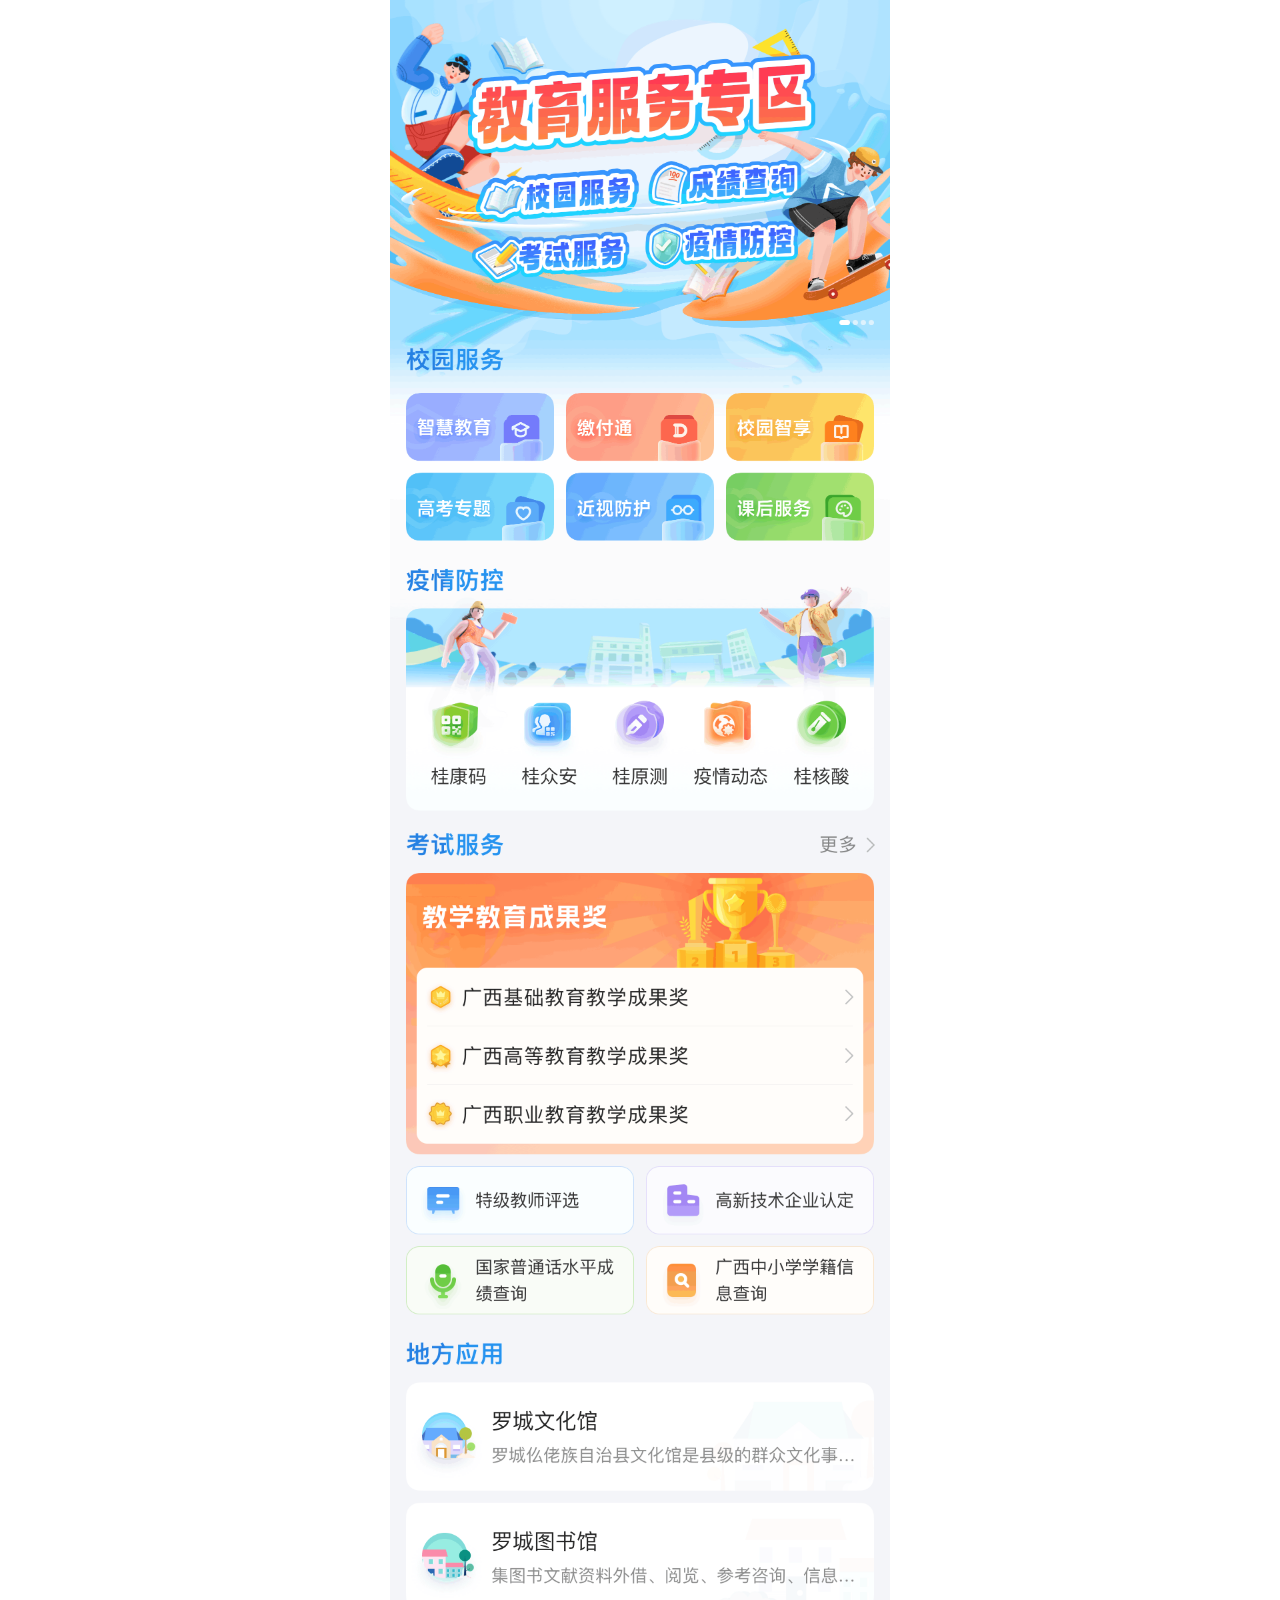
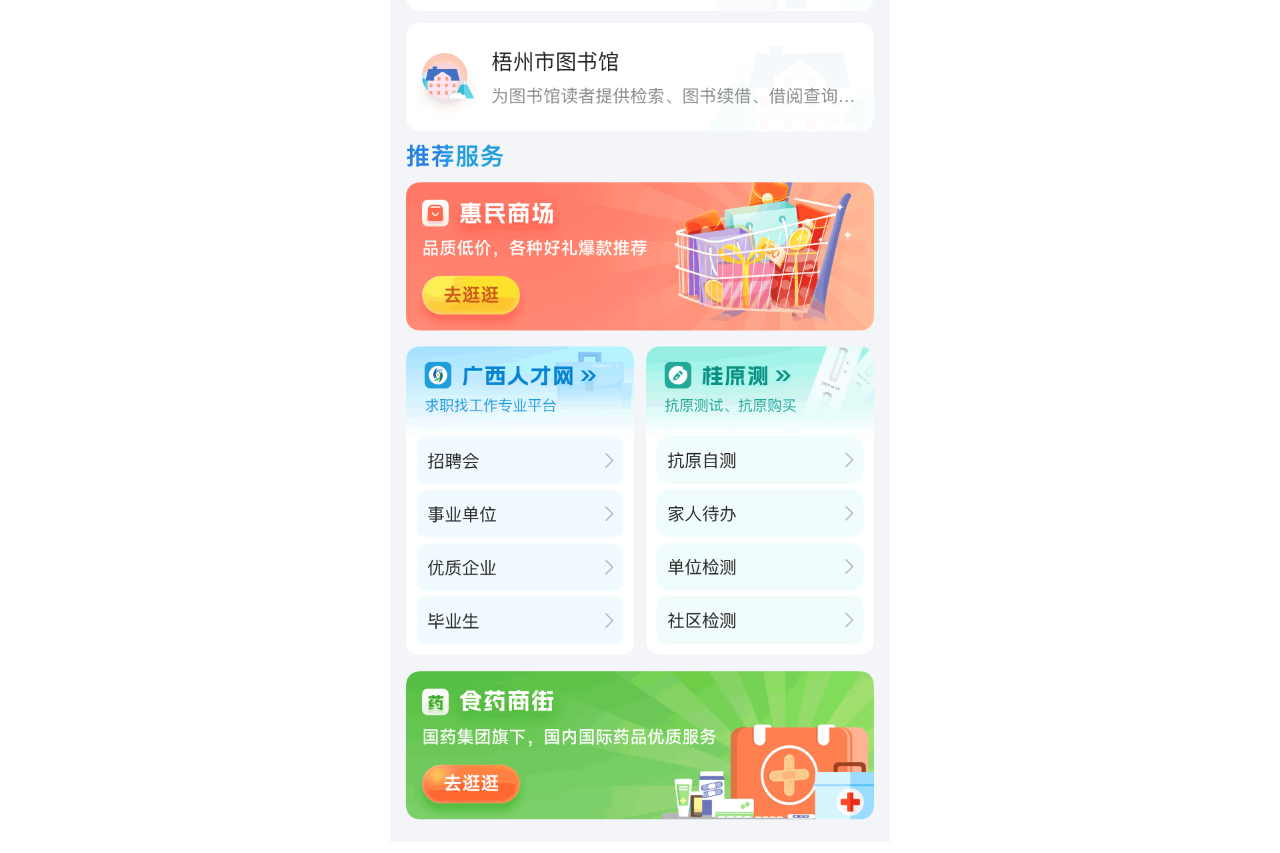
<file: index.html>
﻿<!DOCTYPE html>
<html>
  <head>
    <title>index</title>
  <meta name="viewport" content="width=device-width,initial-scale=1,minimum-scale=1,maximum-scale=1,user-scalable=no,viewport-fit=cover">
    <meta http-equiv="X-UA-Compatible" content="IE=edge"/>
    <meta http-equiv="content-type" content="text/html; charset=utf-8"/>
    <link href="resources/css/axure_rp_page.css" type="text/css" rel="stylesheet"/>
    <link href="data/styles.css" type="text/css" rel="stylesheet"/>
    <link href="files/index/styles.css" type="text/css" rel="stylesheet"/>
    <script src="resources/scripts/jquery-3.2.1.min.js"></script>
    <script src="resources/scripts/axure/axQuery.js"></script>
    <script src="resources/scripts/axure/globals.js"></script>
    <script src="resources/scripts/axutils.js"></script>
    <script src="resources/scripts/axure/annotation.js"></script>
    <script src="resources/scripts/axure/axQuery.std.js"></script>
    <script src="resources/scripts/axure/doc.js"></script>
    <script src="resources/scripts/messagecenter.js"></script>
    <script src="resources/scripts/axure/events.js"></script>
    <script src="resources/scripts/axure/recording.js"></script>
    <script src="resources/scripts/axure/action.js"></script>
    <script src="resources/scripts/axure/expr.js"></script>
    <script src="resources/scripts/axure/geometry.js"></script>
    <script src="resources/scripts/axure/flyout.js"></script>
    <script src="resources/scripts/axure/model.js"></script>
    <script src="resources/scripts/axure/repeater.js"></script>
    <script src="resources/scripts/axure/sto.js"></script>
    <script src="resources/scripts/axure/utils.temp.js"></script>
    <script src="resources/scripts/axure/variables.js"></script>
    <script src="resources/scripts/axure/drag.js"></script>
    <script src="resources/scripts/axure/move.js"></script>
    <script src="resources/scripts/axure/visibility.js"></script>
    <script src="resources/scripts/axure/style.js"></script>
    <script src="resources/scripts/axure/adaptive.js"></script>
    <script src="resources/scripts/axure/tree.js"></script>
    <script src="resources/scripts/axure/init.temp.js"></script>
    <script src="resources/scripts/axure/legacy.js"></script>
    <script src="resources/scripts/axure/viewer.js"></script>
    <script src="resources/scripts/axure/math.js"></script>
    <script src="resources/scripts/axure/jquery.nicescroll.min.js"></script>
    <script src="data/document.js"></script>
    <script src="files/index/data.js"></script>
    <script type="text/javascript">
      $axure.utils.getTransparentGifPath = function() { return 'resources/images/transparent.gif'; };
      $axure.utils.getOtherPath = function() { return 'resources/Other.html'; };
      $axure.utils.getReloadPath = function() { return 'resources/reload.html'; };
    </script>
  </head>
  <body>
    <div id="base" class="">

      <!-- 背景面板 (动态面板) -->
      <div id="u0" class="ax_default" data-label="背景面板">
        <div id="u0_state0" class="panel_state" data-label="State1" style="">
          <div id="u0_state0_content" class="panel_state_content">

            <!-- Unnamed (组合) -->
            <div id="u1" class="ax_default" data-left="0" data-top="0" data-width="500" data-height="2442">

              <!-- Unnamed (图片 ) -->
              <div id="u2" class="ax_default _图片_">
                <img id="u2_img" class="img " src="images/index/u2.png"/>
                <div id="u2_text" class="text " style="display:none; visibility: hidden">
                  <p></p>
                </div>
              </div>

              <!-- Unnamed (图片 ) -->
              <div id="u3" class="ax_default _图片_">
                <img id="u3_img" class="img " src="images/index/u3.png"/>
                <div id="u3_text" class="text " style="display:none; visibility: hidden">
                  <p></p>
                </div>
              </div>

              <!-- Unnamed (图片 ) -->
              <div id="u4" class="ax_default _图片_">
                <img id="u4_img" class="img " src="images/index/u4.png"/>
                <div id="u4_text" class="text " style="display:none; visibility: hidden">
                  <p></p>
                </div>
              </div>

              <!-- 智慧教育 (热区) -->
              <div id="u5" class="ax_default" data-label="智慧教育">
              </div>

              <!-- 缴付通 (热区) -->
              <div id="u6" class="ax_default" data-label="缴付通">
              </div>

              <!-- 校园智享 (热区) -->
              <div id="u7" class="ax_default" data-label="校园智享">
              </div>

              <!-- 高考专题 (热区) -->
              <div id="u8" class="ax_default" data-label="高考专题">
              </div>

              <!-- 近视防控 (热区) -->
              <div id="u9" class="ax_default" data-label="近视防控">
              </div>

              <!-- 课后服务 (热区) -->
              <div id="u10" class="ax_default" data-label="课后服务">
              </div>

              <!-- 桂康码 (热区) -->
              <div id="u11" class="ax_default" data-label="桂康码">
              </div>

              <!-- 桂众安 (热区) -->
              <div id="u12" class="ax_default" data-label="桂众安">
              </div>

              <!-- 桂原测 (热区) -->
              <div id="u13" class="ax_default" data-label="桂原测">
              </div>

              <!-- 疫情动态 (热区) -->
              <div id="u14" class="ax_default" data-label="疫情动态">
              </div>

              <!-- 桂核酸 (热区) -->
              <div id="u15" class="ax_default" data-label="桂核酸">
              </div>

              <!-- 考试服务 (热区) -->
              <div id="u16" class="ax_default" data-label="考试服务">
              </div>

              <!-- 惠民商城 (热区) -->
              <div id="u17" class="ax_default" data-label="惠民商城">
              </div>

              <!-- 广西人才网 (热区) -->
              <div id="u18" class="ax_default" data-label="广西人才网">
              </div>

              <!-- 桂原测 (热区) -->
              <div id="u19" class="ax_default" data-label="桂原测">
              </div>

              <!-- 食药商街 (热区) -->
              <div id="u20" class="ax_default" data-label="食药商街">
              </div>

              <!-- banner (动态面板) -->
              <div id="u21" class="ax_default" data-label="banner">
                <div id="u21_state0" class="panel_state" data-label="State1" style="">
                  <div id="u21_state0_content" class="panel_state_content">

                    <!-- Unnamed (组合) -->
                    <div id="u22" class="ax_default" data-left="0" data-top="0" data-width="500" data-height="363">

                      <!-- Unnamed (图片 ) -->
                      <div id="u23" class="ax_default _图片_">
                        <img id="u23_img" class="img " src="images/index/u23.png"/>
                        <div id="u23_text" class="text " style="display:none; visibility: hidden">
                          <p></p>
                        </div>
                      </div>

                      <!-- 罗城文化馆 (热区) -->
                      <div id="u24" class="ax_default" data-label="罗城文化馆">
                      </div>

                      <!-- 罗城图书馆 (热区) -->
                      <div id="u25" class="ax_default" data-label="罗城图书馆">
                      </div>

                      <!-- 梧州市图书馆 (热区) -->
                      <div id="u26" class="ax_default" data-label="梧州市图书馆">
                      </div>
                    </div>
                  </div>
                </div>
                <div id="u21_state1" class="panel_state" data-label="State2" style="visibility: hidden;">
                  <div id="u21_state1_content" class="panel_state_content">

                    <!-- Unnamed (组合) -->
                    <div id="u27" class="ax_default" data-left="0" data-top="0" data-width="500" data-height="363">

                      <!-- Unnamed (矩形) -->
                      <div id="u28" class="ax_default box_1">
                        <div id="u28_div" class=""></div>
                        <div id="u28_text" class="text " style="display:none; visibility: hidden">
                          <p></p>
                        </div>
                      </div>

                      <!-- Unnamed (图片 ) -->
                      <div id="u29" class="ax_default _图片_">
                        <img id="u29_img" class="img " src="images/index/u29.png"/>
                        <div id="u29_text" class="text " style="display:none; visibility: hidden">
                          <p></p>
                        </div>
                      </div>

                      <!-- 柳州教育学区查询 (热区) -->
                      <div id="u30" class="ax_default" data-label="柳州教育学区查询">
                      </div>

                      <!-- 防城港市图书馆 (热区) -->
                      <div id="u31" class="ax_default" data-label="防城港市图书馆">
                      </div>
                    </div>
                  </div>
                </div>
              </div>
            </div>
          </div>
        </div>
      </div>
    </div>
    <script src="resources/scripts/axure/ios.js"></script>
  </body>
</html>
</file>
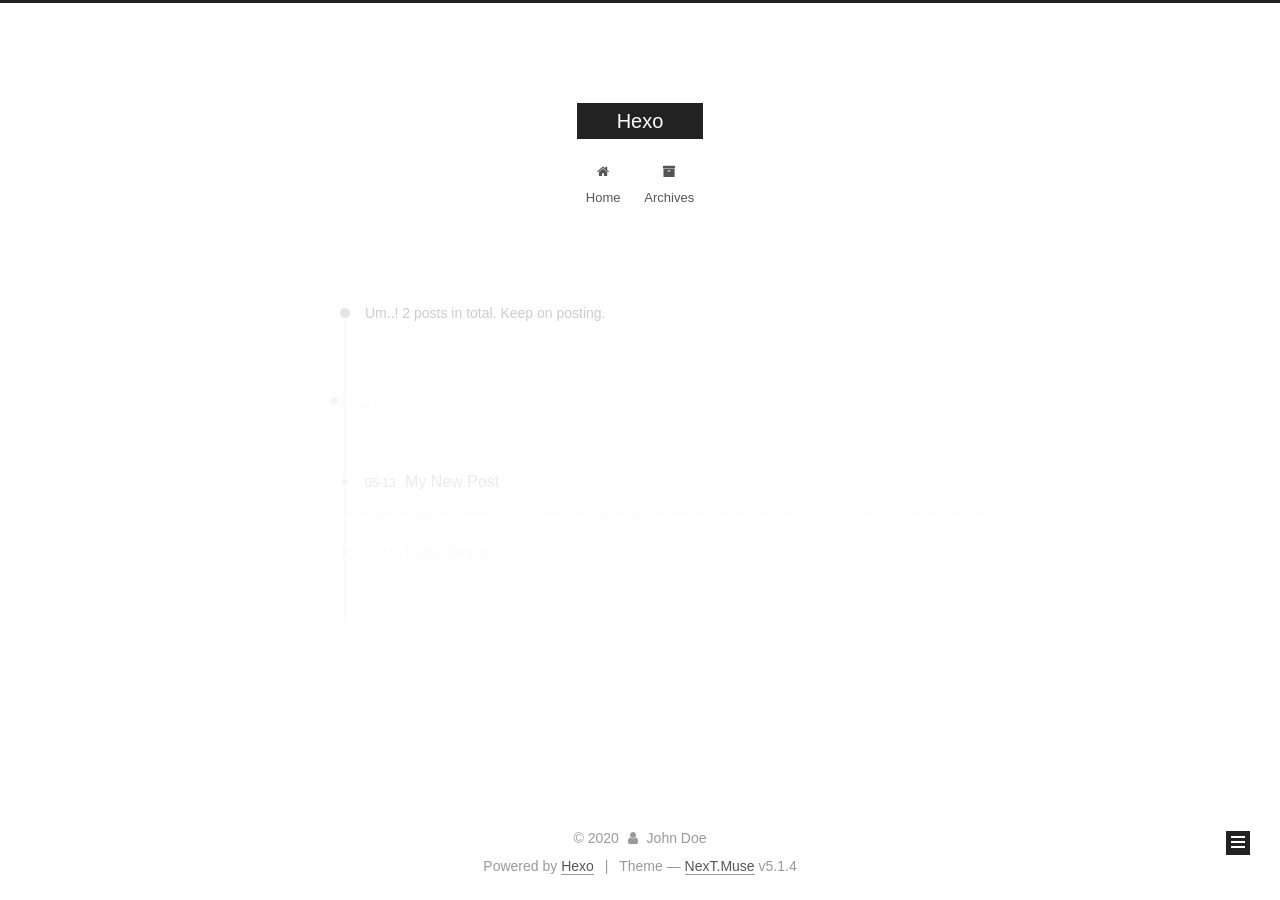
<file: archives/index.html>
<!DOCTYPE html>



  


<html class="theme-next muse use-motion" lang="en">
<head>
  <meta charset="UTF-8"/>
<meta http-equiv="X-UA-Compatible" content="IE=edge" />
<meta name="viewport" content="width=device-width, initial-scale=1, maximum-scale=1"/>
<meta name="theme-color" content="#222">









<meta http-equiv="Cache-Control" content="no-transform" />
<meta http-equiv="Cache-Control" content="no-siteapp" />
















  
  
  <link href="/lib/fancybox/source/jquery.fancybox.css?v=2.1.5" rel="stylesheet" type="text/css" />







<link href="/lib/font-awesome/css/font-awesome.min.css?v=4.6.2" rel="stylesheet" type="text/css" />

<link href="/css/main.css?v=5.1.4" rel="stylesheet" type="text/css" />


  <link rel="apple-touch-icon" sizes="180x180" href="/images/apple-touch-icon-next.png?v=5.1.4">


  <link rel="icon" type="image/png" sizes="32x32" href="/images/favicon-32x32-next.png?v=5.1.4">


  <link rel="icon" type="image/png" sizes="16x16" href="/images/favicon-16x16-next.png?v=5.1.4">


  <link rel="mask-icon" href="/images/logo.svg?v=5.1.4" color="#222">





  <meta name="keywords" content="Hexo, NexT" />










<meta property="og:type" content="website">
<meta property="og:title" content="Hexo">
<meta property="og:url" content="http://yoursite.com/archives/index.html">
<meta property="og:site_name" content="Hexo">
<meta property="og:locale" content="en_US">
<meta property="article:author" content="John Doe">
<meta name="twitter:card" content="summary">



<script type="text/javascript" id="hexo.configurations">
  var NexT = window.NexT || {};
  var CONFIG = {
    root: '/',
    scheme: 'Muse',
    version: '5.1.4',
    sidebar: {"position":"left","display":"post","offset":12,"b2t":false,"scrollpercent":false,"onmobile":false},
    fancybox: true,
    tabs: true,
    motion: {"enable":true,"async":false,"transition":{"post_block":"fadeIn","post_header":"slideDownIn","post_body":"slideDownIn","coll_header":"slideLeftIn","sidebar":"slideUpIn"}},
    duoshuo: {
      userId: '0',
      author: 'Author'
    },
    algolia: {
      applicationID: '',
      apiKey: '',
      indexName: '',
      hits: {"per_page":10},
      labels: {"input_placeholder":"Search for Posts","hits_empty":"We didn't find any results for the search: ${query}","hits_stats":"${hits} results found in ${time} ms"}
    }
  };
</script>



  <link rel="canonical" href="http://yoursite.com/archives/"/>





  <title>Archive | Hexo</title>
  








<meta name="generator" content="Hexo 4.2.0"></head>

<body itemscope itemtype="http://schema.org/WebPage" lang="en">

  
  
    
  

  <div class="container sidebar-position-left page-archive">
    <div class="headband"></div>

    <header id="header" class="header" itemscope itemtype="http://schema.org/WPHeader">
      <div class="header-inner"><div class="site-brand-wrapper">
  <div class="site-meta ">
    

    <div class="custom-logo-site-title">
      <a href="/"  class="brand" rel="start">
        <span class="logo-line-before"><i></i></span>
        <span class="site-title">Hexo</span>
        <span class="logo-line-after"><i></i></span>
      </a>
    </div>
      
        <p class="site-subtitle"></p>
      
  </div>

  <div class="site-nav-toggle">
    <button>
      <span class="btn-bar"></span>
      <span class="btn-bar"></span>
      <span class="btn-bar"></span>
    </button>
  </div>
</div>

<nav class="site-nav">
  

  
    <ul id="menu" class="menu">
      
        
        <li class="menu-item menu-item-home">
          <a href="/%20" rel="section">
            
              <i class="menu-item-icon fa fa-fw fa-home"></i> <br />
            
            Home
          </a>
        </li>
      
        
        <li class="menu-item menu-item-archives">
          <a href="/archives/%20" rel="section">
            
              <i class="menu-item-icon fa fa-fw fa-archive"></i> <br />
            
            Archives
          </a>
        </li>
      

      
    </ul>
  

  
</nav>



 </div>
    </header>

    <main id="main" class="main">
      <div class="main-inner">
        <div class="content-wrap">
          <div id="content" class="content">
            

  
  
  
  <div class="post-block archive">
    <div id="posts" class="posts-collapse">
      <span class="archive-move-on"></span>

      <span class="archive-page-counter">
        
        
        
          
        
        Um..! 2 posts in total. Keep on posting.
      </span>

      

        
        
        

        
          
          <div class="collection-title">
            <h1 class="archive-year" id="archive-year-2020">2020</h1>
          </div>
        
        

        

  <article class="post post-type-normal" itemscope itemtype="http://schema.org/Article">
    <header class="post-header">

      <h2 class="post-title">
        
            <a class="post-title-link" href="/2020/05/13/My-New-Post/" itemprop="url">
              
                <span itemprop="name">My New Post</span>
              
            </a>
        
      </h2>

      <div class="post-meta">
        <time class="post-time" itemprop="dateCreated"
              datetime="2020-05-13T22:57:06+08:00"
              content="2020-05-13" >
          05-13
        </time>
      </div>

    </header>
  </article>



      

        
        
        

        
        

        

  <article class="post post-type-normal" itemscope itemtype="http://schema.org/Article">
    <header class="post-header">

      <h2 class="post-title">
        
            <a class="post-title-link" href="/2020/05/13/hello-world/" itemprop="url">
              
                <span itemprop="name">Hello World</span>
              
            </a>
        
      </h2>

      <div class="post-meta">
        <time class="post-time" itemprop="dateCreated"
              datetime="2020-05-13T22:27:30+08:00"
              content="2020-05-13" >
          05-13
        </time>
      </div>

    </header>
  </article>



      

    </div>
  </div>
  
  
  

  



          </div>
          


          

        </div>
        
          
  
  <div class="sidebar-toggle">
    <div class="sidebar-toggle-line-wrap">
      <span class="sidebar-toggle-line sidebar-toggle-line-first"></span>
      <span class="sidebar-toggle-line sidebar-toggle-line-middle"></span>
      <span class="sidebar-toggle-line sidebar-toggle-line-last"></span>
    </div>
  </div>

  <aside id="sidebar" class="sidebar">
    
    <div class="sidebar-inner">

      

      

      <section class="site-overview-wrap sidebar-panel sidebar-panel-active">
        <div class="site-overview">
          <div class="site-author motion-element" itemprop="author" itemscope itemtype="http://schema.org/Person">
            
              <p class="site-author-name" itemprop="name">John Doe</p>
              <p class="site-description motion-element" itemprop="description"></p>
          </div>

          <nav class="site-state motion-element">

            
              <div class="site-state-item site-state-posts">
              
                <a href="/archives/%20%7C%7C%20archive">
              
                  <span class="site-state-item-count">2</span>
                  <span class="site-state-item-name">posts</span>
                </a>
              </div>
            

            

            

          </nav>

          

          

          
          

          
          

          

        </div>
      </section>

      

      

    </div>
  </aside>


        
      </div>
    </main>

    <footer id="footer" class="footer">
      <div class="footer-inner">
        <div class="copyright">&copy; <span itemprop="copyrightYear">2020</span>
  <span class="with-love">
    <i class="fa fa-user"></i>
  </span>
  <span class="author" itemprop="copyrightHolder">John Doe</span>

  
</div>


  <div class="powered-by">Powered by <a class="theme-link" target="_blank" href="https://hexo.io">Hexo</a></div>



  <span class="post-meta-divider">|</span>



  <div class="theme-info">Theme &mdash; <a class="theme-link" target="_blank" href="https://github.com/iissnan/hexo-theme-next">NexT.Muse</a> v5.1.4</div>




        







        
      </div>
    </footer>

    
      <div class="back-to-top">
        <i class="fa fa-arrow-up"></i>
        
      </div>
    

    

  </div>

  

<script type="text/javascript">
  if (Object.prototype.toString.call(window.Promise) !== '[object Function]') {
    window.Promise = null;
  }
</script>









  












  
  
    <script type="text/javascript" src="/lib/jquery/index.js?v=2.1.3"></script>
  

  
  
    <script type="text/javascript" src="/lib/fastclick/lib/fastclick.min.js?v=1.0.6"></script>
  

  
  
    <script type="text/javascript" src="/lib/jquery_lazyload/jquery.lazyload.js?v=1.9.7"></script>
  

  
  
    <script type="text/javascript" src="/lib/velocity/velocity.min.js?v=1.2.1"></script>
  

  
  
    <script type="text/javascript" src="/lib/velocity/velocity.ui.min.js?v=1.2.1"></script>
  

  
  
    <script type="text/javascript" src="/lib/fancybox/source/jquery.fancybox.pack.js?v=2.1.5"></script>
  


  


  <script type="text/javascript" src="/js/src/utils.js?v=5.1.4"></script>

  <script type="text/javascript" src="/js/src/motion.js?v=5.1.4"></script>



  
  

  

  


  <script type="text/javascript" src="/js/src/bootstrap.js?v=5.1.4"></script>



  


  




	





  





  












  





  

  

  

  
  

  

  

  

</body>
</html>
</file>
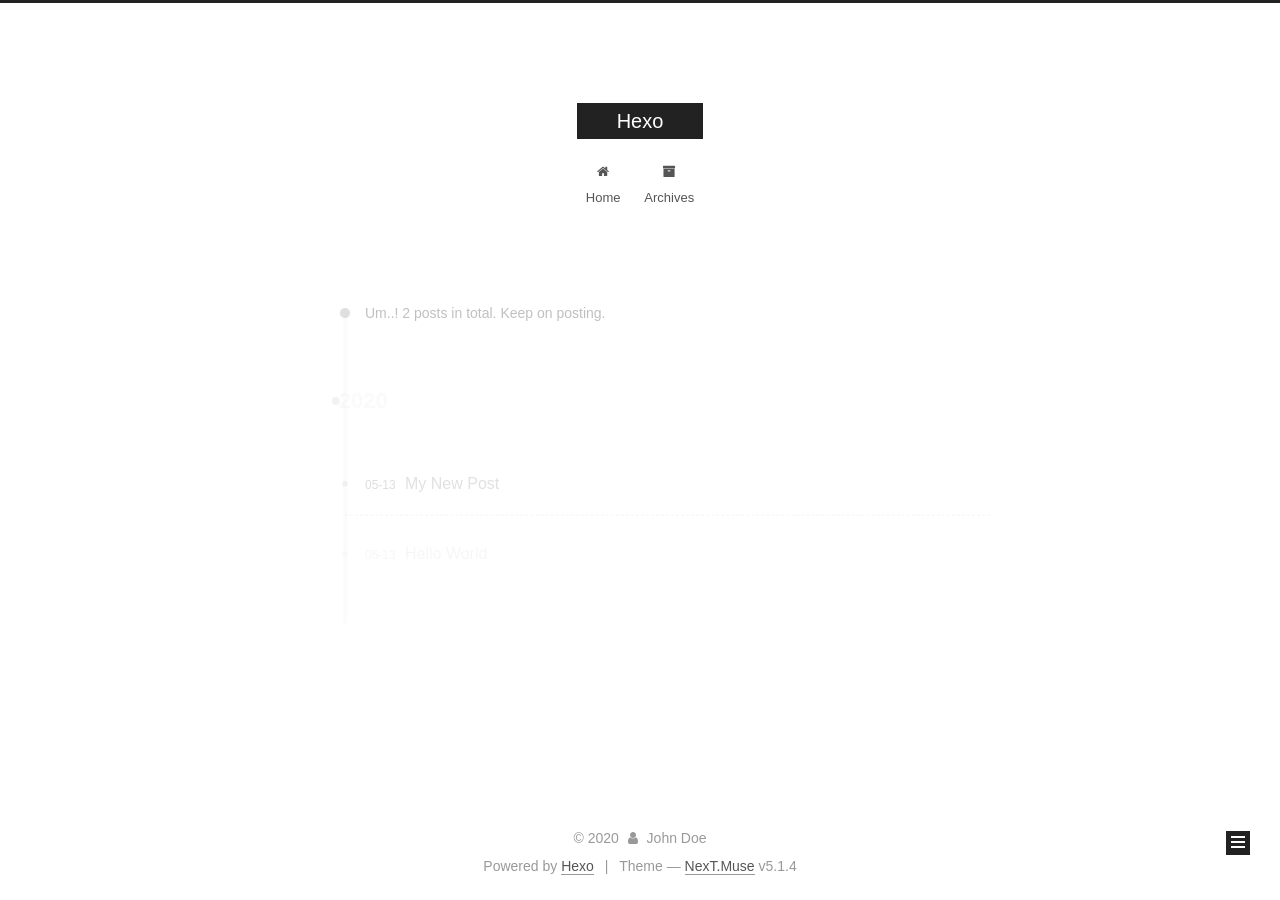
<file: archives/2020/index.html>
<!DOCTYPE html>



  


<html class="theme-next muse use-motion" lang="en">
<head>
  <meta charset="UTF-8"/>
<meta http-equiv="X-UA-Compatible" content="IE=edge" />
<meta name="viewport" content="width=device-width, initial-scale=1, maximum-scale=1"/>
<meta name="theme-color" content="#222">









<meta http-equiv="Cache-Control" content="no-transform" />
<meta http-equiv="Cache-Control" content="no-siteapp" />
















  
  
  <link href="/lib/fancybox/source/jquery.fancybox.css?v=2.1.5" rel="stylesheet" type="text/css" />







<link href="/lib/font-awesome/css/font-awesome.min.css?v=4.6.2" rel="stylesheet" type="text/css" />

<link href="/css/main.css?v=5.1.4" rel="stylesheet" type="text/css" />


  <link rel="apple-touch-icon" sizes="180x180" href="/images/apple-touch-icon-next.png?v=5.1.4">


  <link rel="icon" type="image/png" sizes="32x32" href="/images/favicon-32x32-next.png?v=5.1.4">


  <link rel="icon" type="image/png" sizes="16x16" href="/images/favicon-16x16-next.png?v=5.1.4">


  <link rel="mask-icon" href="/images/logo.svg?v=5.1.4" color="#222">





  <meta name="keywords" content="Hexo, NexT" />










<meta property="og:type" content="website">
<meta property="og:title" content="Hexo">
<meta property="og:url" content="http://yoursite.com/archives/2020/index.html">
<meta property="og:site_name" content="Hexo">
<meta property="og:locale" content="en_US">
<meta property="article:author" content="John Doe">
<meta name="twitter:card" content="summary">



<script type="text/javascript" id="hexo.configurations">
  var NexT = window.NexT || {};
  var CONFIG = {
    root: '/',
    scheme: 'Muse',
    version: '5.1.4',
    sidebar: {"position":"left","display":"post","offset":12,"b2t":false,"scrollpercent":false,"onmobile":false},
    fancybox: true,
    tabs: true,
    motion: {"enable":true,"async":false,"transition":{"post_block":"fadeIn","post_header":"slideDownIn","post_body":"slideDownIn","coll_header":"slideLeftIn","sidebar":"slideUpIn"}},
    duoshuo: {
      userId: '0',
      author: 'Author'
    },
    algolia: {
      applicationID: '',
      apiKey: '',
      indexName: '',
      hits: {"per_page":10},
      labels: {"input_placeholder":"Search for Posts","hits_empty":"We didn't find any results for the search: ${query}","hits_stats":"${hits} results found in ${time} ms"}
    }
  };
</script>



  <link rel="canonical" href="http://yoursite.com/archives/2020/"/>





  <title>Archive | Hexo</title>
  








<meta name="generator" content="Hexo 4.2.0"></head>

<body itemscope itemtype="http://schema.org/WebPage" lang="en">

  
  
    
  

  <div class="container sidebar-position-left page-archive">
    <div class="headband"></div>

    <header id="header" class="header" itemscope itemtype="http://schema.org/WPHeader">
      <div class="header-inner"><div class="site-brand-wrapper">
  <div class="site-meta ">
    

    <div class="custom-logo-site-title">
      <a href="/"  class="brand" rel="start">
        <span class="logo-line-before"><i></i></span>
        <span class="site-title">Hexo</span>
        <span class="logo-line-after"><i></i></span>
      </a>
    </div>
      
        <p class="site-subtitle"></p>
      
  </div>

  <div class="site-nav-toggle">
    <button>
      <span class="btn-bar"></span>
      <span class="btn-bar"></span>
      <span class="btn-bar"></span>
    </button>
  </div>
</div>

<nav class="site-nav">
  

  
    <ul id="menu" class="menu">
      
        
        <li class="menu-item menu-item-home">
          <a href="/%20" rel="section">
            
              <i class="menu-item-icon fa fa-fw fa-home"></i> <br />
            
            Home
          </a>
        </li>
      
        
        <li class="menu-item menu-item-archives">
          <a href="/archives/%20" rel="section">
            
              <i class="menu-item-icon fa fa-fw fa-archive"></i> <br />
            
            Archives
          </a>
        </li>
      

      
    </ul>
  

  
</nav>



 </div>
    </header>

    <main id="main" class="main">
      <div class="main-inner">
        <div class="content-wrap">
          <div id="content" class="content">
            

  
  
  
  <div class="post-block archive">
    <div id="posts" class="posts-collapse">
      <span class="archive-move-on"></span>

      <span class="archive-page-counter">
        
        
        
          
        
        Um..! 2 posts in total. Keep on posting.
      </span>

      

        
        
        

        
          
          <div class="collection-title">
            <h1 class="archive-year" id="archive-year-2020">2020</h1>
          </div>
        
        

        

  <article class="post post-type-normal" itemscope itemtype="http://schema.org/Article">
    <header class="post-header">

      <h2 class="post-title">
        
            <a class="post-title-link" href="/2020/05/13/My-New-Post/" itemprop="url">
              
                <span itemprop="name">My New Post</span>
              
            </a>
        
      </h2>

      <div class="post-meta">
        <time class="post-time" itemprop="dateCreated"
              datetime="2020-05-13T22:57:06+08:00"
              content="2020-05-13" >
          05-13
        </time>
      </div>

    </header>
  </article>



      

        
        
        

        
        

        

  <article class="post post-type-normal" itemscope itemtype="http://schema.org/Article">
    <header class="post-header">

      <h2 class="post-title">
        
            <a class="post-title-link" href="/2020/05/13/hello-world/" itemprop="url">
              
                <span itemprop="name">Hello World</span>
              
            </a>
        
      </h2>

      <div class="post-meta">
        <time class="post-time" itemprop="dateCreated"
              datetime="2020-05-13T22:27:30+08:00"
              content="2020-05-13" >
          05-13
        </time>
      </div>

    </header>
  </article>



      

    </div>
  </div>
  
  
  

  



          </div>
          


          

        </div>
        
          
  
  <div class="sidebar-toggle">
    <div class="sidebar-toggle-line-wrap">
      <span class="sidebar-toggle-line sidebar-toggle-line-first"></span>
      <span class="sidebar-toggle-line sidebar-toggle-line-middle"></span>
      <span class="sidebar-toggle-line sidebar-toggle-line-last"></span>
    </div>
  </div>

  <aside id="sidebar" class="sidebar">
    
    <div class="sidebar-inner">

      

      

      <section class="site-overview-wrap sidebar-panel sidebar-panel-active">
        <div class="site-overview">
          <div class="site-author motion-element" itemprop="author" itemscope itemtype="http://schema.org/Person">
            
              <p class="site-author-name" itemprop="name">John Doe</p>
              <p class="site-description motion-element" itemprop="description"></p>
          </div>

          <nav class="site-state motion-element">

            
              <div class="site-state-item site-state-posts">
              
                <a href="/archives/%20%7C%7C%20archive">
              
                  <span class="site-state-item-count">2</span>
                  <span class="site-state-item-name">posts</span>
                </a>
              </div>
            

            

            

          </nav>

          

          

          
          

          
          

          

        </div>
      </section>

      

      

    </div>
  </aside>


        
      </div>
    </main>

    <footer id="footer" class="footer">
      <div class="footer-inner">
        <div class="copyright">&copy; <span itemprop="copyrightYear">2020</span>
  <span class="with-love">
    <i class="fa fa-user"></i>
  </span>
  <span class="author" itemprop="copyrightHolder">John Doe</span>

  
</div>


  <div class="powered-by">Powered by <a class="theme-link" target="_blank" href="https://hexo.io">Hexo</a></div>



  <span class="post-meta-divider">|</span>



  <div class="theme-info">Theme &mdash; <a class="theme-link" target="_blank" href="https://github.com/iissnan/hexo-theme-next">NexT.Muse</a> v5.1.4</div>




        







        
      </div>
    </footer>

    
      <div class="back-to-top">
        <i class="fa fa-arrow-up"></i>
        
      </div>
    

    

  </div>

  

<script type="text/javascript">
  if (Object.prototype.toString.call(window.Promise) !== '[object Function]') {
    window.Promise = null;
  }
</script>









  












  
  
    <script type="text/javascript" src="/lib/jquery/index.js?v=2.1.3"></script>
  

  
  
    <script type="text/javascript" src="/lib/fastclick/lib/fastclick.min.js?v=1.0.6"></script>
  

  
  
    <script type="text/javascript" src="/lib/jquery_lazyload/jquery.lazyload.js?v=1.9.7"></script>
  

  
  
    <script type="text/javascript" src="/lib/velocity/velocity.min.js?v=1.2.1"></script>
  

  
  
    <script type="text/javascript" src="/lib/velocity/velocity.ui.min.js?v=1.2.1"></script>
  

  
  
    <script type="text/javascript" src="/lib/fancybox/source/jquery.fancybox.pack.js?v=2.1.5"></script>
  


  


  <script type="text/javascript" src="/js/src/utils.js?v=5.1.4"></script>

  <script type="text/javascript" src="/js/src/motion.js?v=5.1.4"></script>



  
  

  

  


  <script type="text/javascript" src="/js/src/bootstrap.js?v=5.1.4"></script>



  


  




	





  





  












  





  

  

  

  
  

  

  

  

</body>
</html>
</file>
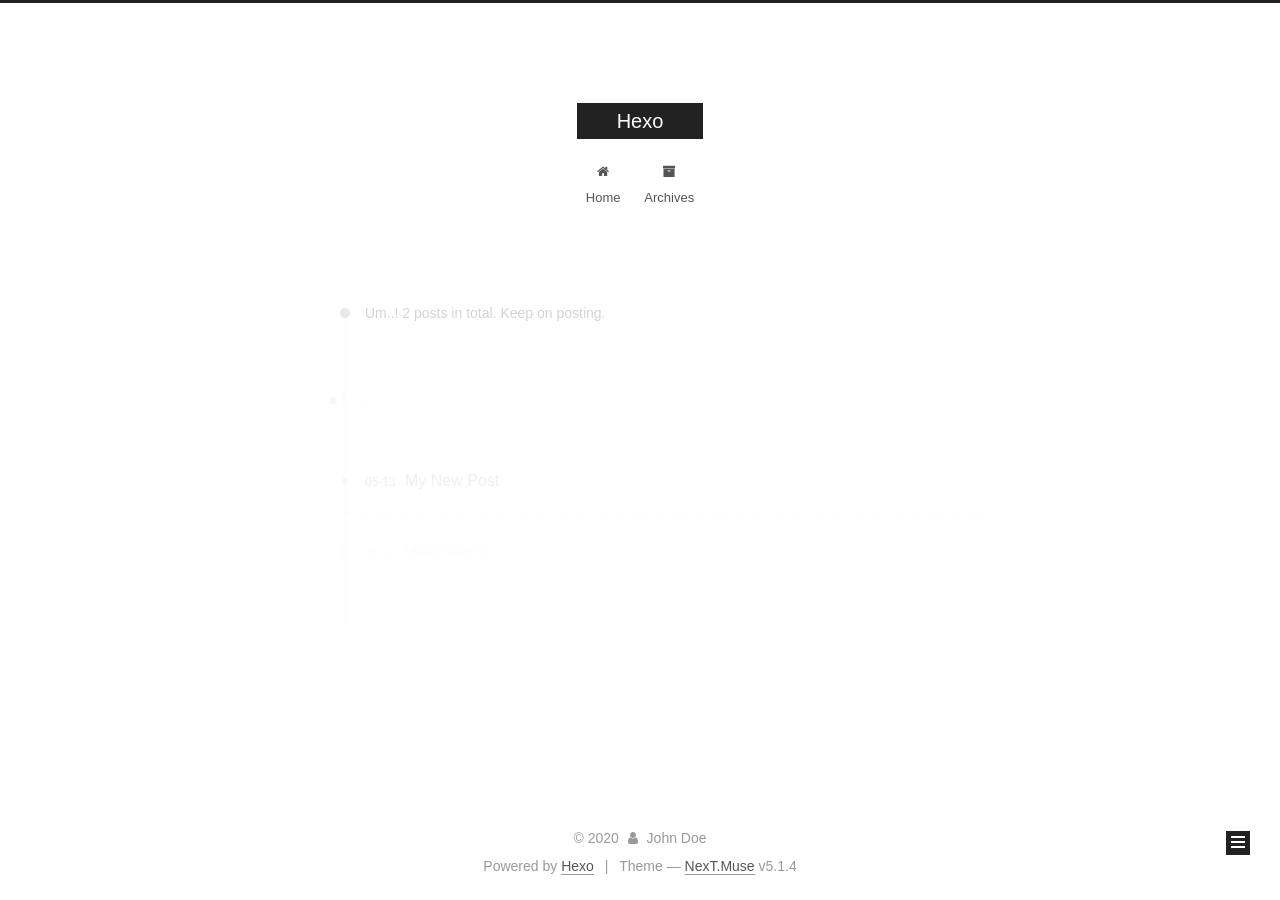
<file: archives/2020/05/index.html>
<!DOCTYPE html>



  


<html class="theme-next muse use-motion" lang="en">
<head>
  <meta charset="UTF-8"/>
<meta http-equiv="X-UA-Compatible" content="IE=edge" />
<meta name="viewport" content="width=device-width, initial-scale=1, maximum-scale=1"/>
<meta name="theme-color" content="#222">









<meta http-equiv="Cache-Control" content="no-transform" />
<meta http-equiv="Cache-Control" content="no-siteapp" />
















  
  
  <link href="/lib/fancybox/source/jquery.fancybox.css?v=2.1.5" rel="stylesheet" type="text/css" />







<link href="/lib/font-awesome/css/font-awesome.min.css?v=4.6.2" rel="stylesheet" type="text/css" />

<link href="/css/main.css?v=5.1.4" rel="stylesheet" type="text/css" />


  <link rel="apple-touch-icon" sizes="180x180" href="/images/apple-touch-icon-next.png?v=5.1.4">


  <link rel="icon" type="image/png" sizes="32x32" href="/images/favicon-32x32-next.png?v=5.1.4">


  <link rel="icon" type="image/png" sizes="16x16" href="/images/favicon-16x16-next.png?v=5.1.4">


  <link rel="mask-icon" href="/images/logo.svg?v=5.1.4" color="#222">





  <meta name="keywords" content="Hexo, NexT" />










<meta property="og:type" content="website">
<meta property="og:title" content="Hexo">
<meta property="og:url" content="http://yoursite.com/archives/2020/05/index.html">
<meta property="og:site_name" content="Hexo">
<meta property="og:locale" content="en_US">
<meta property="article:author" content="John Doe">
<meta name="twitter:card" content="summary">



<script type="text/javascript" id="hexo.configurations">
  var NexT = window.NexT || {};
  var CONFIG = {
    root: '/',
    scheme: 'Muse',
    version: '5.1.4',
    sidebar: {"position":"left","display":"post","offset":12,"b2t":false,"scrollpercent":false,"onmobile":false},
    fancybox: true,
    tabs: true,
    motion: {"enable":true,"async":false,"transition":{"post_block":"fadeIn","post_header":"slideDownIn","post_body":"slideDownIn","coll_header":"slideLeftIn","sidebar":"slideUpIn"}},
    duoshuo: {
      userId: '0',
      author: 'Author'
    },
    algolia: {
      applicationID: '',
      apiKey: '',
      indexName: '',
      hits: {"per_page":10},
      labels: {"input_placeholder":"Search for Posts","hits_empty":"We didn't find any results for the search: ${query}","hits_stats":"${hits} results found in ${time} ms"}
    }
  };
</script>



  <link rel="canonical" href="http://yoursite.com/archives/2020/05/"/>





  <title>Archive | Hexo</title>
  








<meta name="generator" content="Hexo 4.2.0"></head>

<body itemscope itemtype="http://schema.org/WebPage" lang="en">

  
  
    
  

  <div class="container sidebar-position-left page-archive">
    <div class="headband"></div>

    <header id="header" class="header" itemscope itemtype="http://schema.org/WPHeader">
      <div class="header-inner"><div class="site-brand-wrapper">
  <div class="site-meta ">
    

    <div class="custom-logo-site-title">
      <a href="/"  class="brand" rel="start">
        <span class="logo-line-before"><i></i></span>
        <span class="site-title">Hexo</span>
        <span class="logo-line-after"><i></i></span>
      </a>
    </div>
      
        <p class="site-subtitle"></p>
      
  </div>

  <div class="site-nav-toggle">
    <button>
      <span class="btn-bar"></span>
      <span class="btn-bar"></span>
      <span class="btn-bar"></span>
    </button>
  </div>
</div>

<nav class="site-nav">
  

  
    <ul id="menu" class="menu">
      
        
        <li class="menu-item menu-item-home">
          <a href="/%20" rel="section">
            
              <i class="menu-item-icon fa fa-fw fa-home"></i> <br />
            
            Home
          </a>
        </li>
      
        
        <li class="menu-item menu-item-archives">
          <a href="/archives/%20" rel="section">
            
              <i class="menu-item-icon fa fa-fw fa-archive"></i> <br />
            
            Archives
          </a>
        </li>
      

      
    </ul>
  

  
</nav>



 </div>
    </header>

    <main id="main" class="main">
      <div class="main-inner">
        <div class="content-wrap">
          <div id="content" class="content">
            

  
  
  
  <div class="post-block archive">
    <div id="posts" class="posts-collapse">
      <span class="archive-move-on"></span>

      <span class="archive-page-counter">
        
        
        
          
        
        Um..! 2 posts in total. Keep on posting.
      </span>

      

        
        
        

        
          
          <div class="collection-title">
            <h1 class="archive-year" id="archive-year-2020">2020</h1>
          </div>
        
        

        

  <article class="post post-type-normal" itemscope itemtype="http://schema.org/Article">
    <header class="post-header">

      <h2 class="post-title">
        
            <a class="post-title-link" href="/2020/05/13/My-New-Post/" itemprop="url">
              
                <span itemprop="name">My New Post</span>
              
            </a>
        
      </h2>

      <div class="post-meta">
        <time class="post-time" itemprop="dateCreated"
              datetime="2020-05-13T22:57:06+08:00"
              content="2020-05-13" >
          05-13
        </time>
      </div>

    </header>
  </article>



      

        
        
        

        
        

        

  <article class="post post-type-normal" itemscope itemtype="http://schema.org/Article">
    <header class="post-header">

      <h2 class="post-title">
        
            <a class="post-title-link" href="/2020/05/13/hello-world/" itemprop="url">
              
                <span itemprop="name">Hello World</span>
              
            </a>
        
      </h2>

      <div class="post-meta">
        <time class="post-time" itemprop="dateCreated"
              datetime="2020-05-13T22:27:30+08:00"
              content="2020-05-13" >
          05-13
        </time>
      </div>

    </header>
  </article>



      

    </div>
  </div>
  
  
  

  



          </div>
          


          

        </div>
        
          
  
  <div class="sidebar-toggle">
    <div class="sidebar-toggle-line-wrap">
      <span class="sidebar-toggle-line sidebar-toggle-line-first"></span>
      <span class="sidebar-toggle-line sidebar-toggle-line-middle"></span>
      <span class="sidebar-toggle-line sidebar-toggle-line-last"></span>
    </div>
  </div>

  <aside id="sidebar" class="sidebar">
    
    <div class="sidebar-inner">

      

      

      <section class="site-overview-wrap sidebar-panel sidebar-panel-active">
        <div class="site-overview">
          <div class="site-author motion-element" itemprop="author" itemscope itemtype="http://schema.org/Person">
            
              <p class="site-author-name" itemprop="name">John Doe</p>
              <p class="site-description motion-element" itemprop="description"></p>
          </div>

          <nav class="site-state motion-element">

            
              <div class="site-state-item site-state-posts">
              
                <a href="/archives/%20%7C%7C%20archive">
              
                  <span class="site-state-item-count">2</span>
                  <span class="site-state-item-name">posts</span>
                </a>
              </div>
            

            

            

          </nav>

          

          

          
          

          
          

          

        </div>
      </section>

      

      

    </div>
  </aside>


        
      </div>
    </main>

    <footer id="footer" class="footer">
      <div class="footer-inner">
        <div class="copyright">&copy; <span itemprop="copyrightYear">2020</span>
  <span class="with-love">
    <i class="fa fa-user"></i>
  </span>
  <span class="author" itemprop="copyrightHolder">John Doe</span>

  
</div>


  <div class="powered-by">Powered by <a class="theme-link" target="_blank" href="https://hexo.io">Hexo</a></div>



  <span class="post-meta-divider">|</span>



  <div class="theme-info">Theme &mdash; <a class="theme-link" target="_blank" href="https://github.com/iissnan/hexo-theme-next">NexT.Muse</a> v5.1.4</div>




        







        
      </div>
    </footer>

    
      <div class="back-to-top">
        <i class="fa fa-arrow-up"></i>
        
      </div>
    

    

  </div>

  

<script type="text/javascript">
  if (Object.prototype.toString.call(window.Promise) !== '[object Function]') {
    window.Promise = null;
  }
</script>









  












  
  
    <script type="text/javascript" src="/lib/jquery/index.js?v=2.1.3"></script>
  

  
  
    <script type="text/javascript" src="/lib/fastclick/lib/fastclick.min.js?v=1.0.6"></script>
  

  
  
    <script type="text/javascript" src="/lib/jquery_lazyload/jquery.lazyload.js?v=1.9.7"></script>
  

  
  
    <script type="text/javascript" src="/lib/velocity/velocity.min.js?v=1.2.1"></script>
  

  
  
    <script type="text/javascript" src="/lib/velocity/velocity.ui.min.js?v=1.2.1"></script>
  

  
  
    <script type="text/javascript" src="/lib/fancybox/source/jquery.fancybox.pack.js?v=2.1.5"></script>
  


  


  <script type="text/javascript" src="/js/src/utils.js?v=5.1.4"></script>

  <script type="text/javascript" src="/js/src/motion.js?v=5.1.4"></script>



  
  

  

  


  <script type="text/javascript" src="/js/src/bootstrap.js?v=5.1.4"></script>



  


  




	





  





  












  





  

  

  

  
  

  

  

  

</body>
</html>
</file>
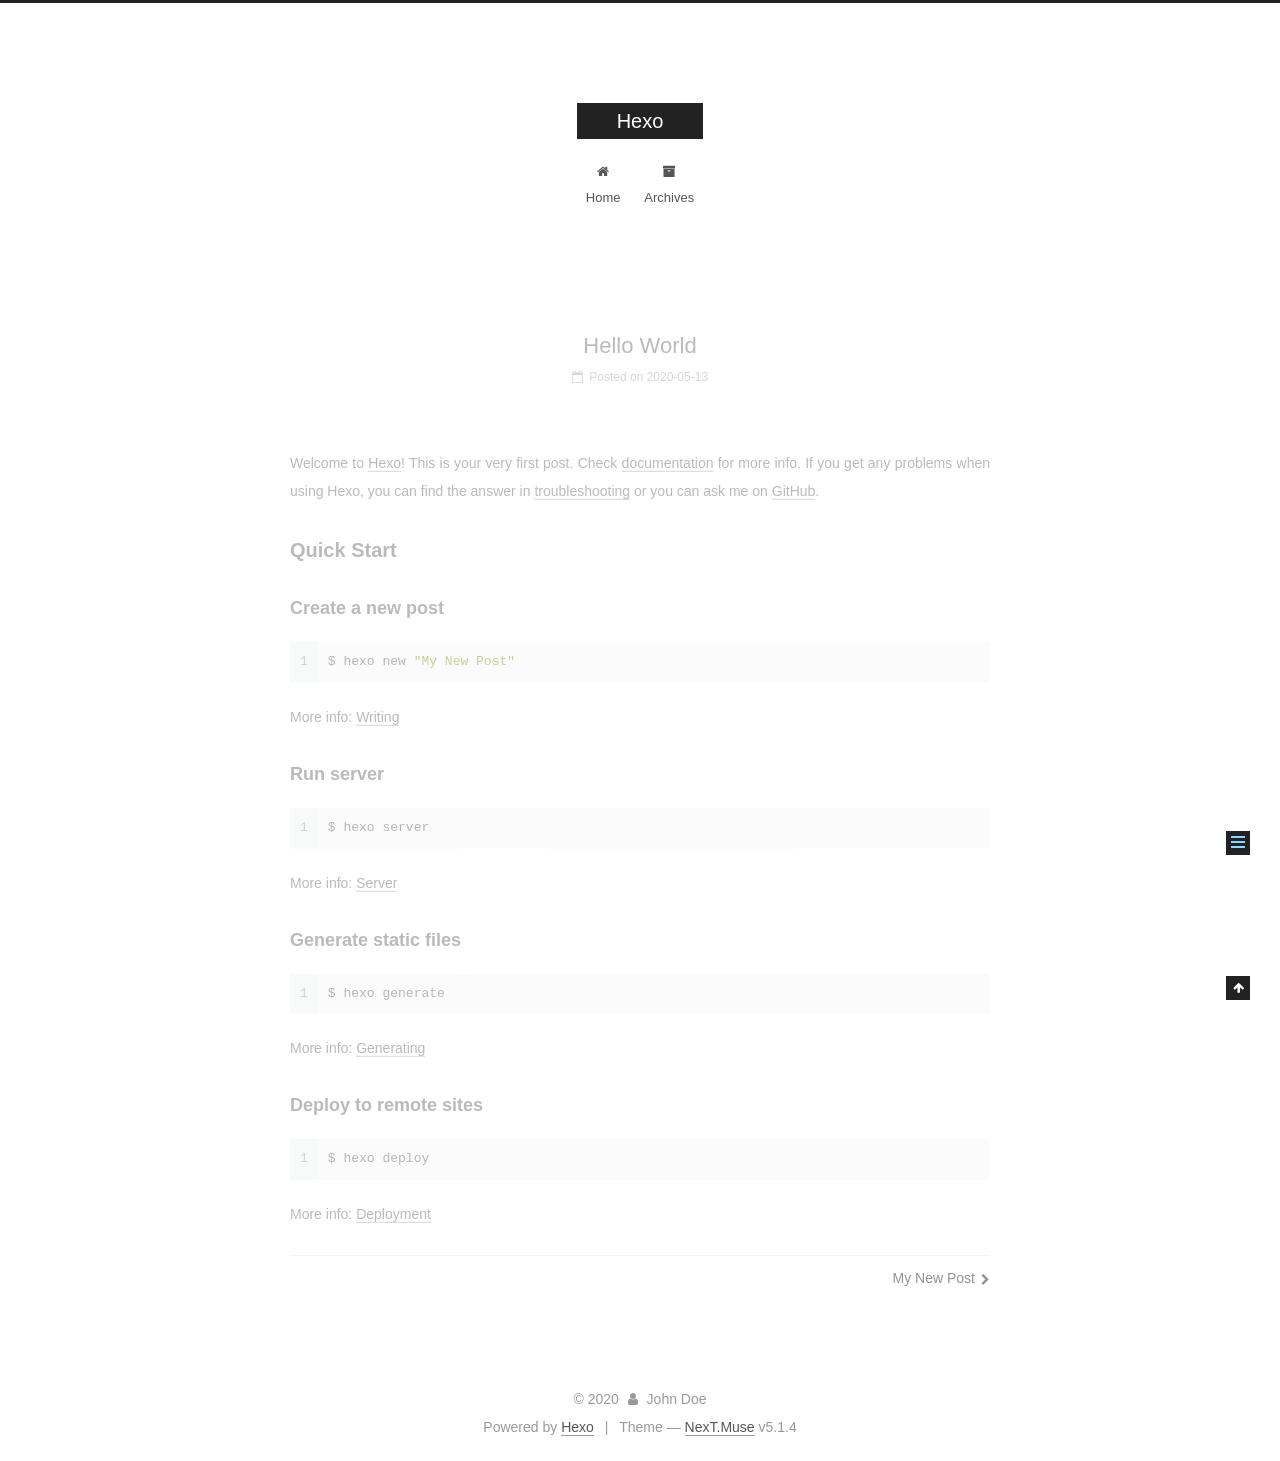
<file: 2020/05/13/hello-world/index.html>
<!DOCTYPE html>



  


<html class="theme-next muse use-motion" lang="en">
<head>
  <meta charset="UTF-8"/>
<meta http-equiv="X-UA-Compatible" content="IE=edge" />
<meta name="viewport" content="width=device-width, initial-scale=1, maximum-scale=1"/>
<meta name="theme-color" content="#222">









<meta http-equiv="Cache-Control" content="no-transform" />
<meta http-equiv="Cache-Control" content="no-siteapp" />
















  
  
  <link href="/lib/fancybox/source/jquery.fancybox.css?v=2.1.5" rel="stylesheet" type="text/css" />







<link href="/lib/font-awesome/css/font-awesome.min.css?v=4.6.2" rel="stylesheet" type="text/css" />

<link href="/css/main.css?v=5.1.4" rel="stylesheet" type="text/css" />


  <link rel="apple-touch-icon" sizes="180x180" href="/images/apple-touch-icon-next.png?v=5.1.4">


  <link rel="icon" type="image/png" sizes="32x32" href="/images/favicon-32x32-next.png?v=5.1.4">


  <link rel="icon" type="image/png" sizes="16x16" href="/images/favicon-16x16-next.png?v=5.1.4">


  <link rel="mask-icon" href="/images/logo.svg?v=5.1.4" color="#222">





  <meta name="keywords" content="Hexo, NexT" />










<meta name="description" content="Welcome to Hexo! This is your very first post. Check documentation for more info. If you get any problems when using Hexo, you can find the answer in troubleshooting or you can ask me on GitHub. Quick">
<meta property="og:type" content="article">
<meta property="og:title" content="Hello World">
<meta property="og:url" content="http://yoursite.com/2020/05/13/hello-world/index.html">
<meta property="og:site_name" content="Hexo">
<meta property="og:description" content="Welcome to Hexo! This is your very first post. Check documentation for more info. If you get any problems when using Hexo, you can find the answer in troubleshooting or you can ask me on GitHub. Quick">
<meta property="og:locale" content="en_US">
<meta property="article:published_time" content="2020-05-13T14:27:30.697Z">
<meta property="article:modified_time" content="2020-05-13T14:27:30.697Z">
<meta property="article:author" content="John Doe">
<meta name="twitter:card" content="summary">



<script type="text/javascript" id="hexo.configurations">
  var NexT = window.NexT || {};
  var CONFIG = {
    root: '/',
    scheme: 'Muse',
    version: '5.1.4',
    sidebar: {"position":"left","display":"post","offset":12,"b2t":false,"scrollpercent":false,"onmobile":false},
    fancybox: true,
    tabs: true,
    motion: {"enable":true,"async":false,"transition":{"post_block":"fadeIn","post_header":"slideDownIn","post_body":"slideDownIn","coll_header":"slideLeftIn","sidebar":"slideUpIn"}},
    duoshuo: {
      userId: '0',
      author: 'Author'
    },
    algolia: {
      applicationID: '',
      apiKey: '',
      indexName: '',
      hits: {"per_page":10},
      labels: {"input_placeholder":"Search for Posts","hits_empty":"We didn't find any results for the search: ${query}","hits_stats":"${hits} results found in ${time} ms"}
    }
  };
</script>



  <link rel="canonical" href="http://yoursite.com/2020/05/13/hello-world/"/>





  <title>Hello World | Hexo</title>
  








<meta name="generator" content="Hexo 4.2.0"></head>

<body itemscope itemtype="http://schema.org/WebPage" lang="en">

  
  
    
  

  <div class="container sidebar-position-left page-post-detail">
    <div class="headband"></div>

    <header id="header" class="header" itemscope itemtype="http://schema.org/WPHeader">
      <div class="header-inner"><div class="site-brand-wrapper">
  <div class="site-meta ">
    

    <div class="custom-logo-site-title">
      <a href="/"  class="brand" rel="start">
        <span class="logo-line-before"><i></i></span>
        <span class="site-title">Hexo</span>
        <span class="logo-line-after"><i></i></span>
      </a>
    </div>
      
        <p class="site-subtitle"></p>
      
  </div>

  <div class="site-nav-toggle">
    <button>
      <span class="btn-bar"></span>
      <span class="btn-bar"></span>
      <span class="btn-bar"></span>
    </button>
  </div>
</div>

<nav class="site-nav">
  

  
    <ul id="menu" class="menu">
      
        
        <li class="menu-item menu-item-home">
          <a href="/%20" rel="section">
            
              <i class="menu-item-icon fa fa-fw fa-home"></i> <br />
            
            Home
          </a>
        </li>
      
        
        <li class="menu-item menu-item-archives">
          <a href="/archives/%20" rel="section">
            
              <i class="menu-item-icon fa fa-fw fa-archive"></i> <br />
            
            Archives
          </a>
        </li>
      

      
    </ul>
  

  
</nav>



 </div>
    </header>

    <main id="main" class="main">
      <div class="main-inner">
        <div class="content-wrap">
          <div id="content" class="content">
            

  <div id="posts" class="posts-expand">
    

  

  
  
  

  <article class="post post-type-normal" itemscope itemtype="http://schema.org/Article">
  
  
  
  <div class="post-block">
    <link itemprop="mainEntityOfPage" href="http://yoursite.com/2020/05/13/hello-world/">

    <span hidden itemprop="author" itemscope itemtype="http://schema.org/Person">
      <meta itemprop="name" content="John Doe">
      <meta itemprop="description" content="">
      <meta itemprop="image" content="/images/avatar.gif">
    </span>

    <span hidden itemprop="publisher" itemscope itemtype="http://schema.org/Organization">
      <meta itemprop="name" content="Hexo">
    </span>

    
      <header class="post-header">

        
        
          <h1 class="post-title" itemprop="name headline">Hello World</h1>
        

        <div class="post-meta">
          <span class="post-time">
            
              <span class="post-meta-item-icon">
                <i class="fa fa-calendar-o"></i>
              </span>
              
                <span class="post-meta-item-text">Posted on</span>
              
              <time title="Post created" itemprop="dateCreated datePublished" datetime="2020-05-13T22:27:30+08:00">
                2020-05-13
              </time>
            

            

            
          </span>

          

          
            
          

          
          

          

          

          

        </div>
      </header>
    

    
    
    
    <div class="post-body" itemprop="articleBody">

      
      

      
        <p>Welcome to <a href="https://hexo.io/" target="_blank" rel="noopener">Hexo</a>! This is your very first post. Check <a href="https://hexo.io/docs/" target="_blank" rel="noopener">documentation</a> for more info. If you get any problems when using Hexo, you can find the answer in <a href="https://hexo.io/docs/troubleshooting.html" target="_blank" rel="noopener">troubleshooting</a> or you can ask me on <a href="https://github.com/hexojs/hexo/issues" target="_blank" rel="noopener">GitHub</a>.</p>
<h2 id="Quick-Start"><a href="#Quick-Start" class="headerlink" title="Quick Start"></a>Quick Start</h2><h3 id="Create-a-new-post"><a href="#Create-a-new-post" class="headerlink" title="Create a new post"></a>Create a new post</h3><figure class="highlight bash"><table><tr><td class="gutter"><pre><span class="line">1</span><br></pre></td><td class="code"><pre><span class="line">$ hexo new <span class="string">"My New Post"</span></span><br></pre></td></tr></table></figure>

<p>More info: <a href="https://hexo.io/docs/writing.html" target="_blank" rel="noopener">Writing</a></p>
<h3 id="Run-server"><a href="#Run-server" class="headerlink" title="Run server"></a>Run server</h3><figure class="highlight bash"><table><tr><td class="gutter"><pre><span class="line">1</span><br></pre></td><td class="code"><pre><span class="line">$ hexo server</span><br></pre></td></tr></table></figure>

<p>More info: <a href="https://hexo.io/docs/server.html" target="_blank" rel="noopener">Server</a></p>
<h3 id="Generate-static-files"><a href="#Generate-static-files" class="headerlink" title="Generate static files"></a>Generate static files</h3><figure class="highlight bash"><table><tr><td class="gutter"><pre><span class="line">1</span><br></pre></td><td class="code"><pre><span class="line">$ hexo generate</span><br></pre></td></tr></table></figure>

<p>More info: <a href="https://hexo.io/docs/generating.html" target="_blank" rel="noopener">Generating</a></p>
<h3 id="Deploy-to-remote-sites"><a href="#Deploy-to-remote-sites" class="headerlink" title="Deploy to remote sites"></a>Deploy to remote sites</h3><figure class="highlight bash"><table><tr><td class="gutter"><pre><span class="line">1</span><br></pre></td><td class="code"><pre><span class="line">$ hexo deploy</span><br></pre></td></tr></table></figure>

<p>More info: <a href="https://hexo.io/docs/one-command-deployment.html" target="_blank" rel="noopener">Deployment</a></p>

      
    </div>
    
    
    

    

    

    

    <footer class="post-footer">
      

      
      
      

      
        <div class="post-nav">
          <div class="post-nav-next post-nav-item">
            
          </div>

          <span class="post-nav-divider"></span>

          <div class="post-nav-prev post-nav-item">
            
              <a href="/2020/05/13/My-New-Post/" rel="prev" title="My New Post">
                My New Post <i class="fa fa-chevron-right"></i>
              </a>
            
          </div>
        </div>
      

      
      
    </footer>
  </div>
  
  
  
  </article>



    <div class="post-spread">
      
    </div>
  </div>


          </div>
          


          

  



        </div>
        
          
  
  <div class="sidebar-toggle">
    <div class="sidebar-toggle-line-wrap">
      <span class="sidebar-toggle-line sidebar-toggle-line-first"></span>
      <span class="sidebar-toggle-line sidebar-toggle-line-middle"></span>
      <span class="sidebar-toggle-line sidebar-toggle-line-last"></span>
    </div>
  </div>

  <aside id="sidebar" class="sidebar">
    
    <div class="sidebar-inner">

      

      
        <ul class="sidebar-nav motion-element">
          <li class="sidebar-nav-toc sidebar-nav-active" data-target="post-toc-wrap">
            Table of Contents
          </li>
          <li class="sidebar-nav-overview" data-target="site-overview-wrap">
            Overview
          </li>
        </ul>
      

      <section class="site-overview-wrap sidebar-panel">
        <div class="site-overview">
          <div class="site-author motion-element" itemprop="author" itemscope itemtype="http://schema.org/Person">
            
              <p class="site-author-name" itemprop="name">John Doe</p>
              <p class="site-description motion-element" itemprop="description"></p>
          </div>

          <nav class="site-state motion-element">

            
              <div class="site-state-item site-state-posts">
              
                <a href="/archives/%20%7C%7C%20archive">
              
                  <span class="site-state-item-count">2</span>
                  <span class="site-state-item-name">posts</span>
                </a>
              </div>
            

            

            

          </nav>

          

          

          
          

          
          

          

        </div>
      </section>

      
      <!--noindex-->
        <section class="post-toc-wrap motion-element sidebar-panel sidebar-panel-active">
          <div class="post-toc">

            
              
            

            
              <div class="post-toc-content"><ol class="nav"><li class="nav-item nav-level-2"><a class="nav-link" href="#Quick-Start"><span class="nav-number">1.</span> <span class="nav-text">Quick Start</span></a><ol class="nav-child"><li class="nav-item nav-level-3"><a class="nav-link" href="#Create-a-new-post"><span class="nav-number">1.1.</span> <span class="nav-text">Create a new post</span></a></li><li class="nav-item nav-level-3"><a class="nav-link" href="#Run-server"><span class="nav-number">1.2.</span> <span class="nav-text">Run server</span></a></li><li class="nav-item nav-level-3"><a class="nav-link" href="#Generate-static-files"><span class="nav-number">1.3.</span> <span class="nav-text">Generate static files</span></a></li><li class="nav-item nav-level-3"><a class="nav-link" href="#Deploy-to-remote-sites"><span class="nav-number">1.4.</span> <span class="nav-text">Deploy to remote sites</span></a></li></ol></li></ol></div>
            

          </div>
        </section>
      <!--/noindex-->
      

      

    </div>
  </aside>


        
      </div>
    </main>

    <footer id="footer" class="footer">
      <div class="footer-inner">
        <div class="copyright">&copy; <span itemprop="copyrightYear">2020</span>
  <span class="with-love">
    <i class="fa fa-user"></i>
  </span>
  <span class="author" itemprop="copyrightHolder">John Doe</span>

  
</div>


  <div class="powered-by">Powered by <a class="theme-link" target="_blank" href="https://hexo.io">Hexo</a></div>



  <span class="post-meta-divider">|</span>



  <div class="theme-info">Theme &mdash; <a class="theme-link" target="_blank" href="https://github.com/iissnan/hexo-theme-next">NexT.Muse</a> v5.1.4</div>




        







        
      </div>
    </footer>

    
      <div class="back-to-top">
        <i class="fa fa-arrow-up"></i>
        
      </div>
    

    

  </div>

  

<script type="text/javascript">
  if (Object.prototype.toString.call(window.Promise) !== '[object Function]') {
    window.Promise = null;
  }
</script>









  












  
  
    <script type="text/javascript" src="/lib/jquery/index.js?v=2.1.3"></script>
  

  
  
    <script type="text/javascript" src="/lib/fastclick/lib/fastclick.min.js?v=1.0.6"></script>
  

  
  
    <script type="text/javascript" src="/lib/jquery_lazyload/jquery.lazyload.js?v=1.9.7"></script>
  

  
  
    <script type="text/javascript" src="/lib/velocity/velocity.min.js?v=1.2.1"></script>
  

  
  
    <script type="text/javascript" src="/lib/velocity/velocity.ui.min.js?v=1.2.1"></script>
  

  
  
    <script type="text/javascript" src="/lib/fancybox/source/jquery.fancybox.pack.js?v=2.1.5"></script>
  


  


  <script type="text/javascript" src="/js/src/utils.js?v=5.1.4"></script>

  <script type="text/javascript" src="/js/src/motion.js?v=5.1.4"></script>



  
  

  
  <script type="text/javascript" src="/js/src/scrollspy.js?v=5.1.4"></script>
<script type="text/javascript" src="/js/src/post-details.js?v=5.1.4"></script>



  


  <script type="text/javascript" src="/js/src/bootstrap.js?v=5.1.4"></script>



  


  




	





  





  












  





  

  

  

  
  

  

  

  

</body>
</html>
</file>
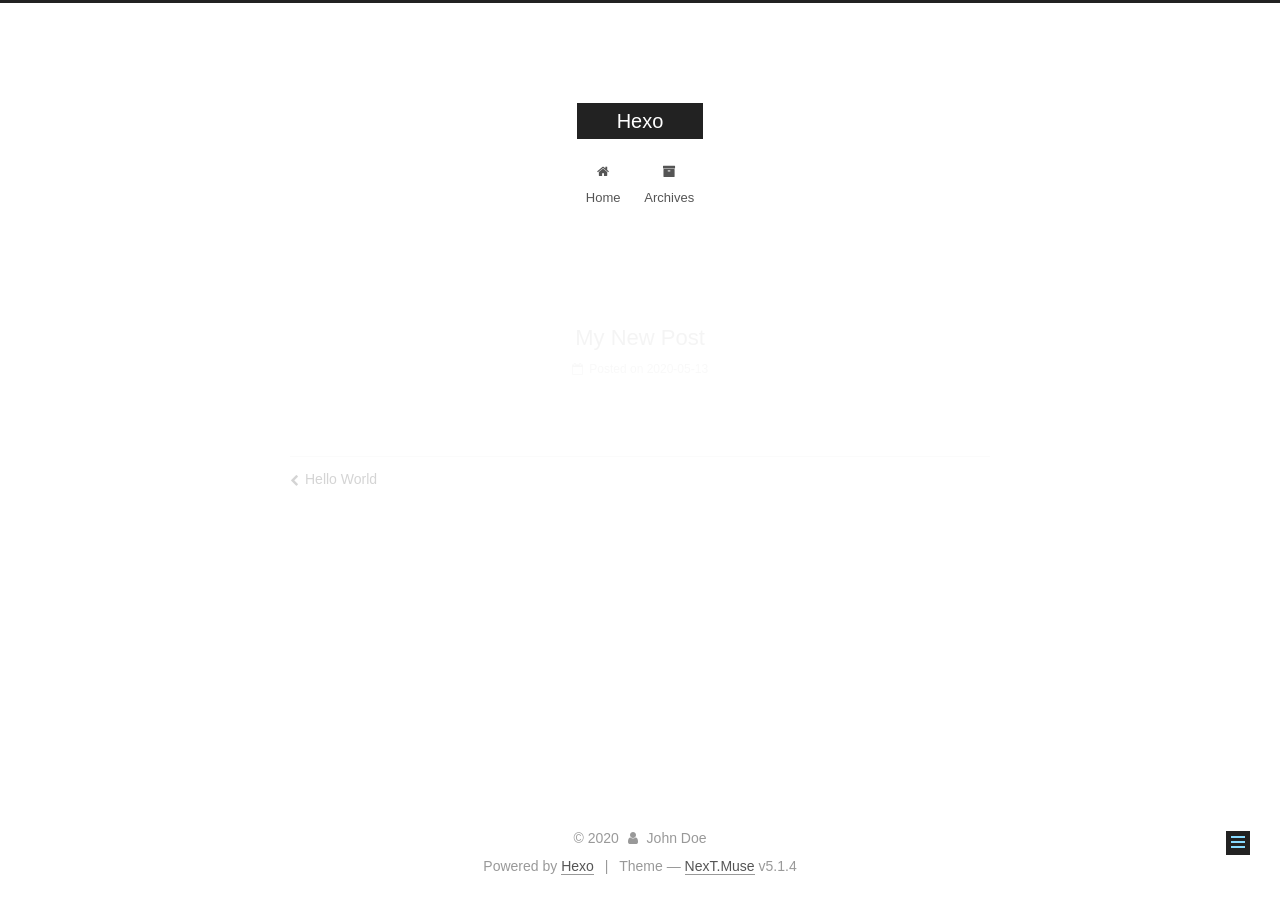
<file: 2020/05/13/My-New-Post/index.html>
<!DOCTYPE html>



  


<html class="theme-next muse use-motion" lang="en">
<head>
  <meta charset="UTF-8"/>
<meta http-equiv="X-UA-Compatible" content="IE=edge" />
<meta name="viewport" content="width=device-width, initial-scale=1, maximum-scale=1"/>
<meta name="theme-color" content="#222">









<meta http-equiv="Cache-Control" content="no-transform" />
<meta http-equiv="Cache-Control" content="no-siteapp" />
















  
  
  <link href="/lib/fancybox/source/jquery.fancybox.css?v=2.1.5" rel="stylesheet" type="text/css" />







<link href="/lib/font-awesome/css/font-awesome.min.css?v=4.6.2" rel="stylesheet" type="text/css" />

<link href="/css/main.css?v=5.1.4" rel="stylesheet" type="text/css" />


  <link rel="apple-touch-icon" sizes="180x180" href="/images/apple-touch-icon-next.png?v=5.1.4">


  <link rel="icon" type="image/png" sizes="32x32" href="/images/favicon-32x32-next.png?v=5.1.4">


  <link rel="icon" type="image/png" sizes="16x16" href="/images/favicon-16x16-next.png?v=5.1.4">


  <link rel="mask-icon" href="/images/logo.svg?v=5.1.4" color="#222">





  <meta name="keywords" content="Hexo, NexT" />










<meta property="og:type" content="article">
<meta property="og:title" content="My New Post">
<meta property="og:url" content="http://yoursite.com/2020/05/13/My-New-Post/index.html">
<meta property="og:site_name" content="Hexo">
<meta property="og:locale" content="en_US">
<meta property="article:published_time" content="2020-05-13T14:57:06.000Z">
<meta property="article:modified_time" content="2020-05-13T14:57:06.567Z">
<meta property="article:author" content="John Doe">
<meta name="twitter:card" content="summary">



<script type="text/javascript" id="hexo.configurations">
  var NexT = window.NexT || {};
  var CONFIG = {
    root: '/',
    scheme: 'Muse',
    version: '5.1.4',
    sidebar: {"position":"left","display":"post","offset":12,"b2t":false,"scrollpercent":false,"onmobile":false},
    fancybox: true,
    tabs: true,
    motion: {"enable":true,"async":false,"transition":{"post_block":"fadeIn","post_header":"slideDownIn","post_body":"slideDownIn","coll_header":"slideLeftIn","sidebar":"slideUpIn"}},
    duoshuo: {
      userId: '0',
      author: 'Author'
    },
    algolia: {
      applicationID: '',
      apiKey: '',
      indexName: '',
      hits: {"per_page":10},
      labels: {"input_placeholder":"Search for Posts","hits_empty":"We didn't find any results for the search: ${query}","hits_stats":"${hits} results found in ${time} ms"}
    }
  };
</script>



  <link rel="canonical" href="http://yoursite.com/2020/05/13/My-New-Post/"/>





  <title>My New Post | Hexo</title>
  








<meta name="generator" content="Hexo 4.2.0"></head>

<body itemscope itemtype="http://schema.org/WebPage" lang="en">

  
  
    
  

  <div class="container sidebar-position-left page-post-detail">
    <div class="headband"></div>

    <header id="header" class="header" itemscope itemtype="http://schema.org/WPHeader">
      <div class="header-inner"><div class="site-brand-wrapper">
  <div class="site-meta ">
    

    <div class="custom-logo-site-title">
      <a href="/"  class="brand" rel="start">
        <span class="logo-line-before"><i></i></span>
        <span class="site-title">Hexo</span>
        <span class="logo-line-after"><i></i></span>
      </a>
    </div>
      
        <p class="site-subtitle"></p>
      
  </div>

  <div class="site-nav-toggle">
    <button>
      <span class="btn-bar"></span>
      <span class="btn-bar"></span>
      <span class="btn-bar"></span>
    </button>
  </div>
</div>

<nav class="site-nav">
  

  
    <ul id="menu" class="menu">
      
        
        <li class="menu-item menu-item-home">
          <a href="/%20" rel="section">
            
              <i class="menu-item-icon fa fa-fw fa-home"></i> <br />
            
            Home
          </a>
        </li>
      
        
        <li class="menu-item menu-item-archives">
          <a href="/archives/%20" rel="section">
            
              <i class="menu-item-icon fa fa-fw fa-archive"></i> <br />
            
            Archives
          </a>
        </li>
      

      
    </ul>
  

  
</nav>



 </div>
    </header>

    <main id="main" class="main">
      <div class="main-inner">
        <div class="content-wrap">
          <div id="content" class="content">
            

  <div id="posts" class="posts-expand">
    

  

  
  
  

  <article class="post post-type-normal" itemscope itemtype="http://schema.org/Article">
  
  
  
  <div class="post-block">
    <link itemprop="mainEntityOfPage" href="http://yoursite.com/2020/05/13/My-New-Post/">

    <span hidden itemprop="author" itemscope itemtype="http://schema.org/Person">
      <meta itemprop="name" content="John Doe">
      <meta itemprop="description" content="">
      <meta itemprop="image" content="/images/avatar.gif">
    </span>

    <span hidden itemprop="publisher" itemscope itemtype="http://schema.org/Organization">
      <meta itemprop="name" content="Hexo">
    </span>

    
      <header class="post-header">

        
        
          <h1 class="post-title" itemprop="name headline">My New Post</h1>
        

        <div class="post-meta">
          <span class="post-time">
            
              <span class="post-meta-item-icon">
                <i class="fa fa-calendar-o"></i>
              </span>
              
                <span class="post-meta-item-text">Posted on</span>
              
              <time title="Post created" itemprop="dateCreated datePublished" datetime="2020-05-13T22:57:06+08:00">
                2020-05-13
              </time>
            

            

            
          </span>

          

          
            
          

          
          

          

          

          

        </div>
      </header>
    

    
    
    
    <div class="post-body" itemprop="articleBody">

      
      

      
        
      
    </div>
    
    
    

    

    

    

    <footer class="post-footer">
      

      
      
      

      
        <div class="post-nav">
          <div class="post-nav-next post-nav-item">
            
              <a href="/2020/05/13/hello-world/" rel="next" title="Hello World">
                <i class="fa fa-chevron-left"></i> Hello World
              </a>
            
          </div>

          <span class="post-nav-divider"></span>

          <div class="post-nav-prev post-nav-item">
            
          </div>
        </div>
      

      
      
    </footer>
  </div>
  
  
  
  </article>



    <div class="post-spread">
      
    </div>
  </div>


          </div>
          


          

  



        </div>
        
          
  
  <div class="sidebar-toggle">
    <div class="sidebar-toggle-line-wrap">
      <span class="sidebar-toggle-line sidebar-toggle-line-first"></span>
      <span class="sidebar-toggle-line sidebar-toggle-line-middle"></span>
      <span class="sidebar-toggle-line sidebar-toggle-line-last"></span>
    </div>
  </div>

  <aside id="sidebar" class="sidebar">
    
    <div class="sidebar-inner">

      

      

      <section class="site-overview-wrap sidebar-panel sidebar-panel-active">
        <div class="site-overview">
          <div class="site-author motion-element" itemprop="author" itemscope itemtype="http://schema.org/Person">
            
              <p class="site-author-name" itemprop="name">John Doe</p>
              <p class="site-description motion-element" itemprop="description"></p>
          </div>

          <nav class="site-state motion-element">

            
              <div class="site-state-item site-state-posts">
              
                <a href="/archives/%20%7C%7C%20archive">
              
                  <span class="site-state-item-count">2</span>
                  <span class="site-state-item-name">posts</span>
                </a>
              </div>
            

            

            

          </nav>

          

          

          
          

          
          

          

        </div>
      </section>

      

      

    </div>
  </aside>


        
      </div>
    </main>

    <footer id="footer" class="footer">
      <div class="footer-inner">
        <div class="copyright">&copy; <span itemprop="copyrightYear">2020</span>
  <span class="with-love">
    <i class="fa fa-user"></i>
  </span>
  <span class="author" itemprop="copyrightHolder">John Doe</span>

  
</div>


  <div class="powered-by">Powered by <a class="theme-link" target="_blank" href="https://hexo.io">Hexo</a></div>



  <span class="post-meta-divider">|</span>



  <div class="theme-info">Theme &mdash; <a class="theme-link" target="_blank" href="https://github.com/iissnan/hexo-theme-next">NexT.Muse</a> v5.1.4</div>




        







        
      </div>
    </footer>

    
      <div class="back-to-top">
        <i class="fa fa-arrow-up"></i>
        
      </div>
    

    

  </div>

  

<script type="text/javascript">
  if (Object.prototype.toString.call(window.Promise) !== '[object Function]') {
    window.Promise = null;
  }
</script>









  












  
  
    <script type="text/javascript" src="/lib/jquery/index.js?v=2.1.3"></script>
  

  
  
    <script type="text/javascript" src="/lib/fastclick/lib/fastclick.min.js?v=1.0.6"></script>
  

  
  
    <script type="text/javascript" src="/lib/jquery_lazyload/jquery.lazyload.js?v=1.9.7"></script>
  

  
  
    <script type="text/javascript" src="/lib/velocity/velocity.min.js?v=1.2.1"></script>
  

  
  
    <script type="text/javascript" src="/lib/velocity/velocity.ui.min.js?v=1.2.1"></script>
  

  
  
    <script type="text/javascript" src="/lib/fancybox/source/jquery.fancybox.pack.js?v=2.1.5"></script>
  


  


  <script type="text/javascript" src="/js/src/utils.js?v=5.1.4"></script>

  <script type="text/javascript" src="/js/src/motion.js?v=5.1.4"></script>



  
  

  
  <script type="text/javascript" src="/js/src/scrollspy.js?v=5.1.4"></script>
<script type="text/javascript" src="/js/src/post-details.js?v=5.1.4"></script>



  


  <script type="text/javascript" src="/js/src/bootstrap.js?v=5.1.4"></script>



  


  




	





  





  












  





  

  

  

  
  

  

  

  

</body>
</html>
</file>
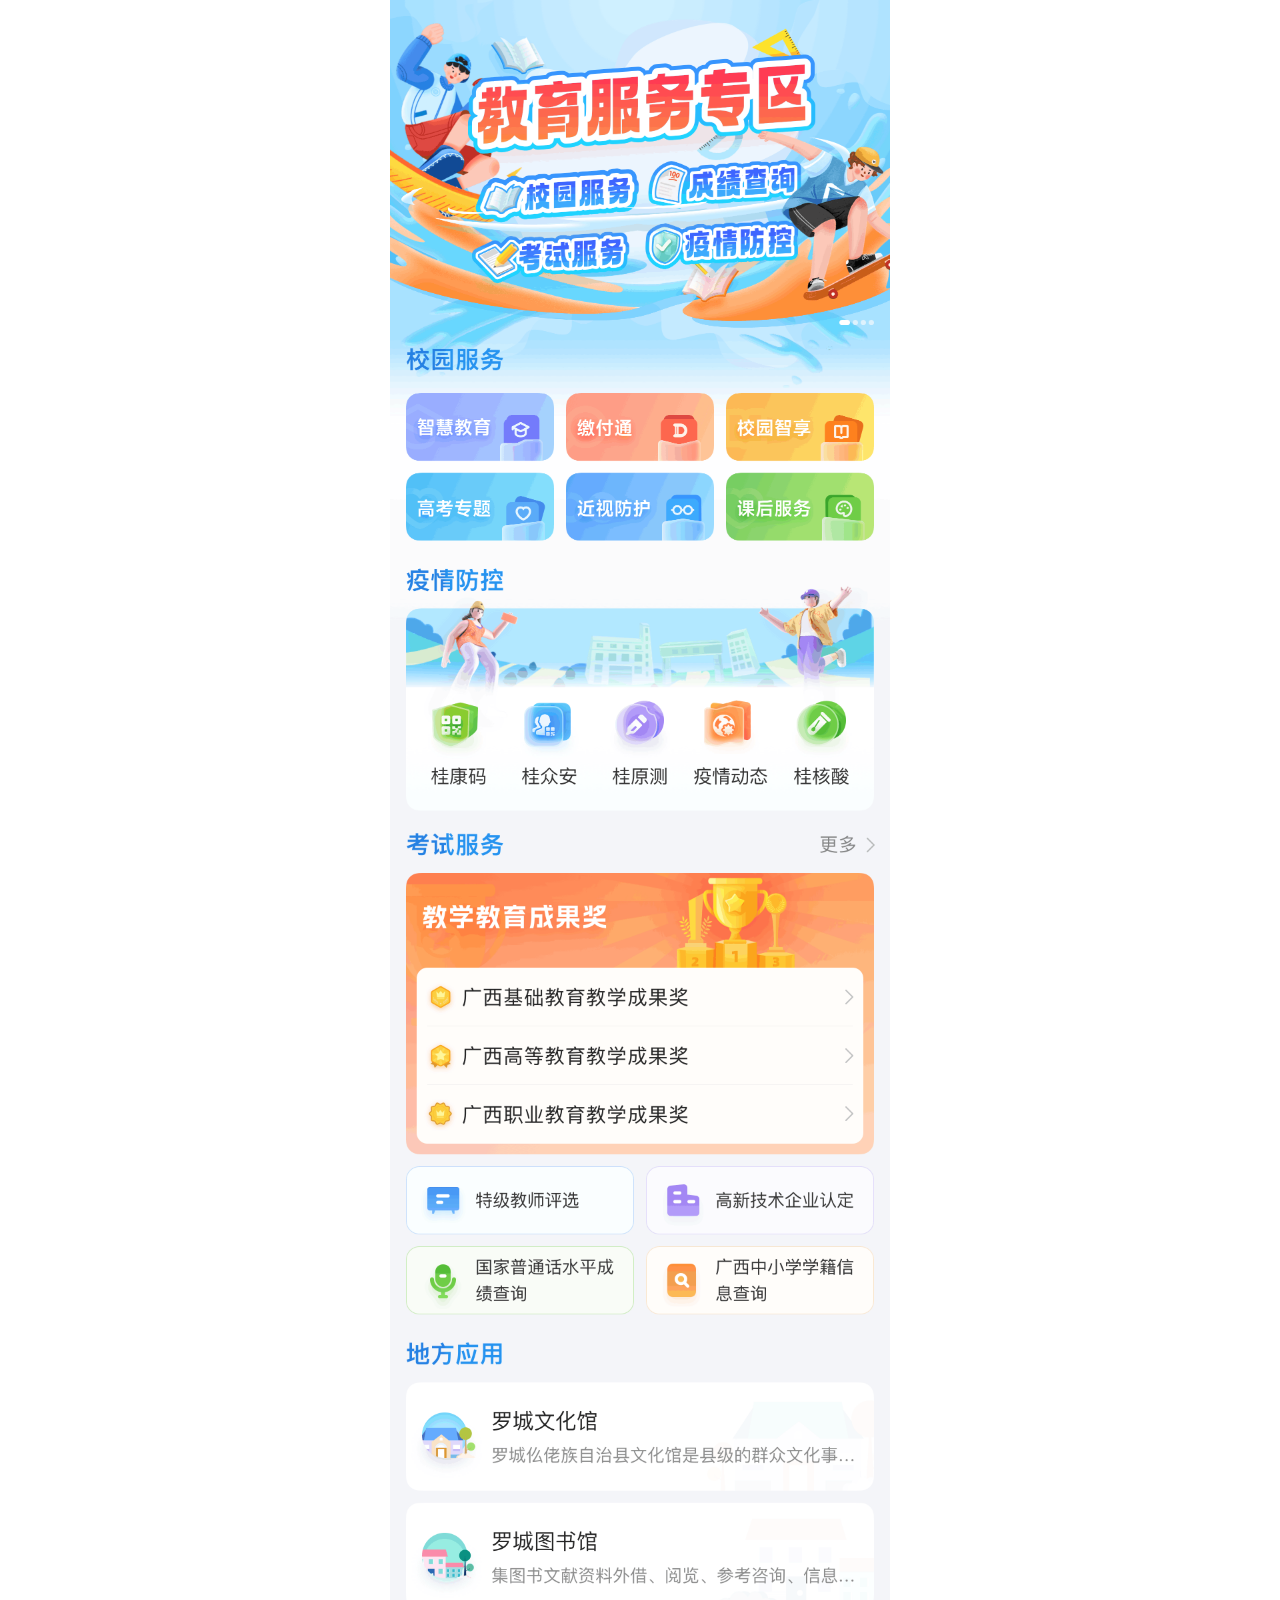
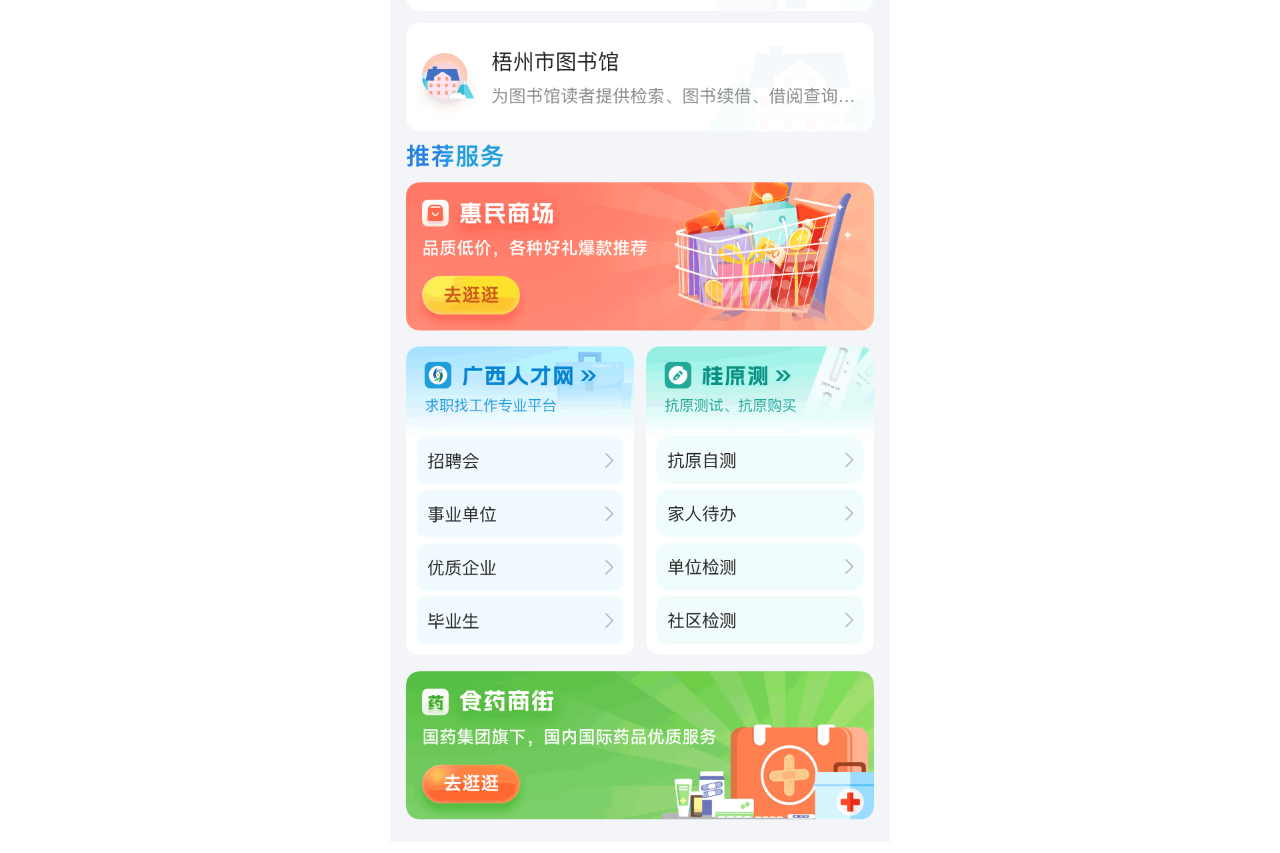
<file: resources/reload.html>
﻿<html>
	<head>
		<title></title>
	</head>
	<body>
	
	<script language="javascript">
	function getUrl() {
      var query = window.location.hash.substring(1);
      var vars = query.split("&&&");
      for (var i=0;i<vars.length;i++) {
        var url = vars[i];
        return decodeURI(url).replace("html%23","html#");
      } 
    }

    var rel = '../';
    var url = getUrl();
    if (url.indexOf(":") > 0 && url.indexOf(":") < 10) rel = '';
	self.location.href = rel + url;
	</script>
	
	</body>
</html>
</file>
<file: resources/css/axure_rp_page.css>
﻿/* so the window resize fires within a frame in IE7 */
html, body {
    height: 100%;
}

.mobileFrameCursor div * {
    cursor: inherit !important;
}

a {
    color: inherit;
}

p {
    margin: 0px;
    text-rendering: optimizeLegibility;
    font-feature-settings: "kern" 1;
    -webkit-font-feature-settings: "kern";
    -moz-font-feature-settings: "kern";
    -moz-font-feature-settings: "kern=1";
    font-kerning: normal;
}

ul {
    margin:0px;
}

iframe {
    background: #FFFFFF;
}

/* to match IE with C, FF */
input {
    padding: 1px 0px 1px 0px;
    box-sizing: border-box;
    -moz-box-sizing: border-box;
}

input[type=text]::-ms-clear {
    width: 0;
    height: 0;
    display: none;
}

textarea {
    margin: 0px;
    box-sizing: border-box;
    -moz-box-sizing: border-box;
}

.focused:focus, .selectedFocused:focus {
    outline: none;
}

div.intcases {
    font-family: arial; 
    font-size: 12px;
    text-align:left; 
    border:1px solid #AAA; 
    background:#FFF none repeat scroll 0% 0%; 
    z-index:9999; 
    visibility:hidden; 
    position:absolute;
    padding: 0px;
    border-radius: 3px;
    white-space: nowrap;
}

div.intcaselink {
    cursor: pointer;
    padding: 3px 8px 3px 8px;
    margin: 5px;
    background:#EEE none repeat scroll 0% 0%; 
    border:1px solid #AAA;
    border-radius: 3px;
}

div.refpageimage {
    position: absolute;
    left: 0px;
    top: 0px;
    font-size: 0px;
    width: 16px;
    height: 16px;
    cursor: pointer;
    background-image: url(images/newwindow.gif);
    background-repeat: no-repeat;
}

div.annnoteimage {
    position: absolute;
    left: 0px;
    top: 0px;
    font-size: 0px;
    /*width: 16px;
    height: 12px;*/
    cursor: help;
    /*background-image: url(images/note.gif);*/
    /*background-repeat: no-repeat;*/
    width: 13px;
    height: 12px;
    padding-top: 1px;
    text-align: center;
    background-color: #138CDD;
    -moz-box-shadow: 1px 1px 3px #aaa;
    -webkit-box-shadow: 1px 1px 3px #aaa;
    box-shadow: 1px 1px 3px #aaa;
}

div.annnoteline {
    display: inline-block;
    width: 9px;
    height: 1px;
    border-bottom: 1px solid white;
    margin-top: 1px;
}

div.annnotelabel {
    /*position: absolute;
    left: 0px;
    top: 0px;*/
    font-family: Helvetica,Arial;
    white-space: nowrap;
    
    padding-top: 1px;
    background-color: #fff849;
    font-size: 10px;
    font-weight: bold;
    line-height: 14px;
    margin-right: 3px;
    padding: 0px 4px;
    color: #000;

    -moz-box-shadow: 1px 1px 3px #aaa;
    -webkit-box-shadow: 1px 1px 3px #aaa;
    box-shadow: 1px 1px 3px #aaa;
}

div.annnote {
    display: flex;
    position: absolute;
    cursor: help;
    line-height: 14px;
}

.annotation {
    font-size: 12px;
    padding-left: 2px;
    margin-bottom: 5px;
}

.annotationName {
    /*font-size: 13px;
    font-weight: bold;
    margin-bottom: 3px;
    white-space: nowrap;*/

    font-family: 'Trebuchet MS';
    font-size: 14px;
    font-weight: bold;
    margin-bottom: 5px;
    white-space: nowrap;
}

.annotationValue {
    font-family: Arial, Helvetica, Sans-Serif;
    font-size: 12px;
    color: #4a4a4a;
    line-height: 21px;
    margin-bottom: 20px;
}

.noteLink {
    text-decoration: inherit;
    color: inherit;
}

.noteLink:hover {
    background-color: white;
}

/* this is a fix for the issue where dialogs jump around and takes the text-align from the body */
.dialogFix {
    position:absolute;
    text-align:left;
    border: 1px solid #8f949a;
}


@keyframes pulsate {
  from {
    box-shadow: 0 0 10px #15d6ba;
  }
  to {
    box-shadow: 0 0 20px #15d6ba;
  }
}

@-webkit-keyframes pulsate {
  from {
    -webkit-box-shadow: 0 0 10px #15d6ba;
    box-shadow: 0 0 10px #15d6ba;
  }
  to {
    -webkit-box-shadow: 0 0 20px #15d6ba;
    box-shadow: 0 0 20px #15d6ba;
  }
}
 
@-moz-keyframes pulsate {
  from {
    -moz-box-shadow: 0 0 10px #15d6ba;
    box-shadow: 0 0 10px #15d6ba;
  }
  to {
    -moz-box-shadow: 0 0 20px #15d6ba;
    box-shadow: 0 0 20px #15d6ba;
  }
}

.legacyPulsateBorder {
    /*border: 5px solid #15d6ba;
    margin: -5px;*/
    -moz-box-shadow: 0 0 10px 3px #15d6ba;
    box-shadow: 0 0 10px 3px #15d6ba;
}

.pulsateBorder {
  animation-name: pulsate;
  animation-timing-function: ease-in-out;
  animation-duration: 0.9s;
  animation-iteration-count: infinite;
  animation-direction: alternate;
  
  -webkit-animation-name: pulsate;
  -webkit-animation-timing-function: ease-in-out;
  -webkit-animation-duration: 0.9s;
  -webkit-animation-iteration-count: infinite;
  -webkit-animation-direction: alternate;

  -moz-animation-name: pulsate;
  -moz-animation-timing-function: ease-in-out;
  -moz-animation-duration: 0.9s;
  -moz-animation-iteration-count: infinite;
  -moz-animation-direction: alternate;
}

.ax_default_hidden, .ax_default_unplaced{
    display: none;
    visibility: hidden;
}

.widgetNoteSelected {
    -moz-box-shadow: 0 0 10px 3px #138CDD;
    box-shadow: 0 0 10px 3px #138CDD;
    /*-moz-box-shadow: 0 0 20px #3915d6;
    box-shadow: 0 0 20px #3915d6;*/
    /*border: 3px solid #3915d6;*/
    /*margin: -3px;*/
}


.singleImg {
    display: none;
    visibility: hidden;
}

#ios-safari {
    overflow: auto;
    -webkit-overflow-scrolling: touch;
}

#ios-safari-html {
    display: block;
    overflow: auto;
    -webkit-overflow-scrolling: touch;
    position: absolute;
    top: 0;
    left: 0;
    right: 0;
    bottom: 0;
}

#ios-safari-fixed {
    position: absolute;
    pointer-events: none;
    width: initial;
}

#ios-safari-fixed div {
    pointer-events: auto;
}
</file>
<file: data/styles.css>
﻿.ax_default {
  font-family:'ArialMT', 'Arial', sans-serif;
  font-weight:400;
  font-style:normal;
  font-size:13px;
  letter-spacing:normal;
  color:#333333;
  vertical-align:none;
  text-align:center;
  line-height:normal;
  text-transform:none;
}
.box_1 {
}
.box_3 {
}
._图片_ {
}
.primary_button {
  color:#FFFFFF;
}
._一级标题 {
  font-family:'ArialMT', 'Arial', sans-serif;
  font-weight:bold;
  font-style:normal;
  font-size:32px;
  text-align:left;
}
._二级标题 {
  font-family:'ArialMT', 'Arial', sans-serif;
  font-weight:bold;
  font-style:normal;
  font-size:24px;
  text-align:left;
}
._三级标题 {
  font-family:'ArialMT', 'Arial', sans-serif;
  font-weight:bold;
  font-style:normal;
  font-size:18px;
  text-align:left;
}
._四级标题 {
  font-family:'ArialMT', 'Arial', sans-serif;
  font-weight:bold;
  font-style:normal;
  font-size:14px;
  text-align:left;
}
._五级标题 {
  font-family:'ArialMT', 'Arial', sans-serif;
  font-weight:bold;
  font-style:normal;
  text-align:left;
}
._六级标题 {
  font-family:'ArialMT', 'Arial', sans-serif;
  font-weight:bold;
  font-style:normal;
  font-size:10px;
  text-align:left;
}
._文本段落 {
  text-align:left;
}
._表单提示 {
  color:#999999;
}
._表单禁用 {
}
textarea, select, input, button { outline: none; }
</file>
<file: files/index/styles.css>
﻿body {
  margin:0px;
  background-image:none;
  position:relative;
  left:0px;
  width:500px;
  margin-left:auto;
  margin-right:auto;
  text-align:left;
}
.form_sketch {
  border-color:transparent;
  background-color:transparent;
}
#base {
  position:absolute;
  z-index:0;
}
#u0 {
  border-width:0px;
  position:absolute;
  left:0px;
  top:0px;
  width:500px;
  height:2453px;
}
#u0_state0 {
  border-width:0px;
  position:absolute;
  left:0px;
  top:0px;
  width:500px;
  height:2453px;
  -ms-overflow-x:hidden;
  overflow-x:hidden;
  -ms-overflow-y:hidden;
  overflow-y:hidden;
  background-image:none;
  border:none;
  border-radius:0px;
  -moz-box-shadow:none;
  -webkit-box-shadow:none;
  box-shadow:none;
}
#u0_state0_content {
  border-width:0px;
  position:absolute;
  left:0px;
  top:0px;
  width:1px;
  height:1px;
}
#u1 {
  border-width:0px;
  position:absolute;
  left:0px;
  top:0px;
  width:0px;
  height:0px;
}
#u2_img {
  border-width:0px;
  position:absolute;
  left:0px;
  top:0px;
  width:500px;
  height:815px;
}
#u2 {
  border-width:0px;
  position:absolute;
  left:0px;
  top:0px;
  width:500px;
  height:815px;
  display:flex;
}
#u2 .text {
  position:absolute;
  align-self:center;
  padding:2px 2px 2px 2px;
  box-sizing:border-box;
  width:100%;
}
#u2_text {
  border-width:0px;
  word-wrap:break-word;
  text-transform:none;
  visibility:hidden;
}
#u3_img {
  border-width:0px;
  position:absolute;
  left:0px;
  top:0px;
  width:500px;
  height:560px;
}
#u3 {
  border-width:0px;
  position:absolute;
  left:0px;
  top:815px;
  width:500px;
  height:560px;
  display:flex;
}
#u3 .text {
  position:absolute;
  align-self:center;
  padding:2px 2px 2px 2px;
  box-sizing:border-box;
  width:100%;
}
#u3_text {
  border-width:0px;
  word-wrap:break-word;
  text-transform:none;
  visibility:hidden;
}
#u4_img {
  border-width:0px;
  position:absolute;
  left:0px;
  top:0px;
  width:500px;
  height:713px;
}
#u4 {
  border-width:0px;
  position:absolute;
  left:0px;
  top:1729px;
  width:500px;
  height:713px;
  display:flex;
}
#u4 .text {
  position:absolute;
  align-self:center;
  padding:2px 2px 2px 2px;
  box-sizing:border-box;
  width:100%;
}
#u4_text {
  border-width:0px;
  word-wrap:break-word;
  text-transform:none;
  visibility:hidden;
}
#u5 {
  border-width:0px;
  position:absolute;
  left:18px;
  top:393px;
  width:144px;
  height:71px;
  overflow:hidden;
  background-image:url('../../resources/images/transparent.gif');
}
#u6 {
  border-width:0px;
  position:absolute;
  left:185px;
  top:390px;
  width:144px;
  height:71px;
  overflow:hidden;
  background-image:url('../../resources/images/transparent.gif');
}
#u7 {
  border-width:0px;
  position:absolute;
  left:338px;
  top:390px;
  width:143px;
  height:71px;
  overflow:hidden;
  background-image:url('../../resources/images/transparent.gif');
}
#u8 {
  border-width:0px;
  position:absolute;
  left:14px;
  top:474px;
  width:144px;
  height:71px;
  overflow:hidden;
  background-image:url('../../resources/images/transparent.gif');
}
#u9 {
  border-width:0px;
  position:absolute;
  left:176px;
  top:472px;
  width:143px;
  height:71px;
  overflow:hidden;
  background-image:url('../../resources/images/transparent.gif');
}
#u10 {
  border-width:0px;
  position:absolute;
  left:338px;
  top:472px;
  width:143px;
  height:71px;
  overflow:hidden;
  background-image:url('../../resources/images/transparent.gif');
}
#u11 {
  border-width:0px;
  position:absolute;
  left:19px;
  top:696px;
  width:86px;
  height:104px;
  overflow:hidden;
  background-image:url('../../resources/images/transparent.gif');
}
#u12 {
  border-width:0px;
  position:absolute;
  left:114px;
  top:696px;
  width:86px;
  height:104px;
  overflow:hidden;
  background-image:url('../../resources/images/transparent.gif');
}
#u13 {
  border-width:0px;
  position:absolute;
  left:208px;
  top:696px;
  width:86px;
  height:104px;
  overflow:hidden;
  background-image:url('../../resources/images/transparent.gif');
}
#u14 {
  border-width:0px;
  position:absolute;
  left:301px;
  top:696px;
  width:86px;
  height:104px;
  overflow:hidden;
  background-image:url('../../resources/images/transparent.gif');
}
#u15 {
  border-width:0px;
  position:absolute;
  left:393px;
  top:696px;
  width:86px;
  height:104px;
  overflow:hidden;
  background-image:url('../../resources/images/transparent.gif');
}
#u16 {
  border-width:0px;
  position:absolute;
  left:0px;
  top:832px;
  width:500px;
  height:496px;
  overflow:hidden;
  background-image:url('../../resources/images/transparent.gif');
}
#u17 {
  border-width:0px;
  position:absolute;
  left:14px;
  top:1783px;
  width:468px;
  height:160px;
  overflow:hidden;
  background-image:url('../../resources/images/transparent.gif');
}
#u18 {
  border-width:0px;
  position:absolute;
  left:14px;
  top:1940px;
  width:233px;
  height:325px;
  overflow:hidden;
  background-image:url('../../resources/images/transparent.gif');
}
#u19 {
  border-width:0px;
  position:absolute;
  left:253px;
  top:1940px;
  width:224px;
  height:325px;
  overflow:hidden;
  background-image:url('../../resources/images/transparent.gif');
}
#u20 {
  border-width:0px;
  position:absolute;
  left:14px;
  top:2263px;
  width:468px;
  height:169px;
  overflow:hidden;
  background-image:url('../../resources/images/transparent.gif');
}
#u21 {
  border-width:0px;
  position:absolute;
  left:0px;
  top:1375px;
  width:500px;
  height:363px;
  touch-action:pan-y;
}
#u21_state0 {
  border-width:0px;
  position:absolute;
  left:0px;
  top:0px;
  width:500px;
  height:363px;
  overflow:auto;
  -webkit-overflow-scrolling:touch;
  -ms-overflow-y:hidden;
  overflow-y:hidden;
  background-image:none;
  border:none;
  border-radius:0px;
  -moz-box-shadow:none;
  -webkit-box-shadow:none;
  box-shadow:none;
}
#u21_state0_content {
  border-width:0px;
  position:absolute;
  left:0px;
  top:0px;
  width:1px;
  height:1px;
}
#u22 {
  border-width:0px;
  position:absolute;
  left:0px;
  top:0px;
  width:0px;
  height:0px;
}
#u23_img {
  border-width:0px;
  position:absolute;
  left:0px;
  top:0px;
  width:500px;
  height:363px;
}
#u23 {
  border-width:0px;
  position:absolute;
  left:0px;
  top:0px;
  width:500px;
  height:363px;
  display:flex;
}
#u23 .text {
  position:absolute;
  align-self:center;
  padding:2px 2px 2px 2px;
  box-sizing:border-box;
  width:100%;
}
#u23_text {
  border-width:0px;
  word-wrap:break-word;
  text-transform:none;
  visibility:hidden;
}
#u24 {
  border-width:0px;
  position:absolute;
  left:28px;
  top:8px;
  width:443px;
  height:103px;
  overflow:hidden;
  background-image:url('../../resources/images/transparent.gif');
}
#u25 {
  border-width:0px;
  position:absolute;
  left:18px;
  top:135px;
  width:443px;
  height:103px;
  overflow:hidden;
  background-image:url('../../resources/images/transparent.gif');
}
#u26 {
  border-width:0px;
  position:absolute;
  left:18px;
  top:250px;
  width:443px;
  height:103px;
  overflow:hidden;
  background-image:url('../../resources/images/transparent.gif');
}
#u21_state1 {
  border-width:0px;
  position:absolute;
  left:0px;
  top:0px;
  width:500px;
  height:363px;
  overflow:auto;
  -webkit-overflow-scrolling:touch;
  -ms-overflow-y:hidden;
  overflow-y:hidden;
  background-image:none;
  border:none;
  border-radius:0px;
  -moz-box-shadow:none;
  -webkit-box-shadow:none;
  box-shadow:none;
  visibility:hidden;
}
#u21_state1_content {
  border-width:0px;
  position:absolute;
  left:0px;
  top:0px;
  width:1px;
  height:1px;
}
#u27 {
  border-width:0px;
  position:absolute;
  left:0px;
  top:0px;
  width:0px;
  height:0px;
}
#u28_div {
  border-width:0px;
  position:absolute;
  left:0px;
  top:0px;
  width:500px;
  height:363px;
  background:inherit;
  background-color:rgba(244, 245, 249, 1);
  border:none;
  border-radius:0px;
  -moz-box-shadow:none;
  -webkit-box-shadow:none;
  box-shadow:none;
}
#u28 {
  border-width:0px;
  position:absolute;
  left:0px;
  top:0px;
  width:500px;
  height:363px;
  display:flex;
}
#u28 .text {
  position:absolute;
  align-self:center;
  padding:2px 2px 2px 2px;
  box-sizing:border-box;
  width:100%;
}
#u28_text {
  border-width:0px;
  word-wrap:break-word;
  text-transform:none;
  visibility:hidden;
}
#u29_img {
  border-width:0px;
  position:absolute;
  left:0px;
  top:0px;
  width:500px;
  height:249px;
}
#u29 {
  border-width:0px;
  position:absolute;
  left:0px;
  top:0px;
  width:500px;
  height:249px;
  display:flex;
}
#u29 .text {
  position:absolute;
  align-self:center;
  padding:2px 2px 2px 2px;
  box-sizing:border-box;
  width:100%;
}
#u29_text {
  border-width:0px;
  word-wrap:break-word;
  text-transform:none;
  visibility:hidden;
}
#u30 {
  border-width:0px;
  position:absolute;
  left:18px;
  top:11px;
  width:458px;
  height:100px;
  overflow:hidden;
  background-image:url('../../resources/images/transparent.gif');
}
#u31 {
  border-width:0px;
  position:absolute;
  left:18px;
  top:132px;
  width:458px;
  height:100px;
  overflow:hidden;
  background-image:url('../../resources/images/transparent.gif');
}
</file>
<file: css/main.css>
/* normalize.css v3.0.2 | MIT License | git.io/normalize */
html {
  font-family: sans-serif; /* 1 */
  -ms-text-size-adjust: 100%; /* 2 */
  -webkit-text-size-adjust: 100%; /* 2 */
}
body {
  margin: 0;
}
article,
aside,
details,
figcaption,
figure,
footer,
header,
hgroup,
main,
menu,
nav,
section,
summary {
  display: block;
}
audio,
canvas,
progress,
video {
  display: inline-block; /* 1 */
  vertical-align: baseline; /* 2 */
}
audio:not([controls]) {
  display: none;
  height: 0;
}
[hidden],
template {
  display: none;
}
a {
  background-color: transparent;
}
a:active,
a:hover {
  outline: 0;
}
abbr[title] {
  border-bottom: 1px dotted;
}
b,
strong {
  font-weight: bold;
}
dfn {
  font-style: italic;
}
h1 {
  font-size: 2em;
  margin: 0.67em 0;
}
mark {
  background: #ff0;
  color: #000;
}
small {
  font-size: 80%;
}
sub,
sup {
  font-size: 75%;
  line-height: 0;
  position: relative;
  vertical-align: baseline;
}
sup {
  top: -0.5em;
}
sub {
  bottom: -0.25em;
}
img {
  border: 0;
}
svg:not(:root) {
  overflow: hidden;
}
figure {
  margin: 1em 40px;
}
hr {
  -moz-box-sizing: content-box;
  box-sizing: content-box;
  height: 0;
}
pre {
  overflow: auto;
}
code,
kbd,
pre,
samp {
  font-family: monospace, monospace;
  font-size: 1em;
}
button,
input,
optgroup,
select,
textarea {
  color: inherit; /* 1 */
  font: inherit; /* 2 */
  margin: 0; /* 3 */
}
button {
  overflow: visible;
}
button,
select {
  text-transform: none;
}
button,
html input[type="button"],
input[type="reset"],
input[type="submit"] {
  -webkit-appearance: button; /* 2 */
  cursor: pointer; /* 3 */
}
button[disabled],
html input[disabled] {
  cursor: default;
}
button::-moz-focus-inner,
input::-moz-focus-inner {
  border: 0;
  padding: 0;
}
input {
  line-height: normal;
}
input[type="checkbox"],
input[type="radio"] {
  box-sizing: border-box; /* 1 */
  padding: 0; /* 2 */
}
input[type="number"]::-webkit-inner-spin-button,
input[type="number"]::-webkit-outer-spin-button {
  height: auto;
}
input[type="search"] {
  -webkit-appearance: textfield; /* 1 */
  -moz-box-sizing: content-box;
  -webkit-box-sizing: content-box; /* 2 */
  box-sizing: content-box;
}
input[type="search"]::-webkit-search-cancel-button,
input[type="search"]::-webkit-search-decoration {
  -webkit-appearance: none;
}
fieldset {
  border: 1px solid #c0c0c0;
  margin: 0 2px;
  padding: 0.35em 0.625em 0.75em;
}
legend {
  border: 0; /* 1 */
  padding: 0; /* 2 */
}
textarea {
  overflow: auto;
}
optgroup {
  font-weight: bold;
}
table {
  border-collapse: collapse;
  border-spacing: 0;
}
td,
th {
  padding: 0;
}
::selection {
  background: #262a30;
  color: #fff;
}
body {
  position: relative;
  font-family: 'Lato', "PingFang SC", "Microsoft YaHei", sans-serif;
  font-size: 14px;
  line-height: 2;
  color: #555;
  background: #fff;
}
@media (max-width: 767px) {
  body {
    padding-right: 0 !important;
  }
}
@media (min-width: 768px) and (max-width: 991px) {
  body {
    padding-right: 0 !important;
  }
}
@media (min-width: 1600px) {
  body {
    font-size: 16px;
  }
}
h1,
h2,
h3,
h4,
h5,
h6 {
  margin: 0;
  padding: 0;
  font-weight: bold;
  line-height: 1.5;
  font-family: 'Lato', "PingFang SC", "Microsoft YaHei", sans-serif;
}
h2,
h3,
h4,
h5,
h6 {
  margin: 20px 0 15px;
}
h1 {
  font-size: 22px;
}
@media (max-width: 767px) {
  h1 {
    font-size: 18px;
  }
}
h2 {
  font-size: 20px;
}
@media (max-width: 767px) {
  h2 {
    font-size: 16px;
  }
}
h3 {
  font-size: 18px;
}
@media (max-width: 767px) {
  h3 {
    font-size: 14px;
  }
}
h4 {
  font-size: 16px;
}
@media (max-width: 767px) {
  h4 {
    font-size: 12px;
  }
}
h5 {
  font-size: 14px;
}
@media (max-width: 767px) {
  h5 {
    font-size: 10px;
  }
}
h6 {
  font-size: 12px;
}
@media (max-width: 767px) {
  h6 {
    font-size: 8px;
  }
}
p {
  margin: 0 0 20px 0;
}
a {
  color: #555;
  text-decoration: none;
  outline: none;
  border-bottom: 1px solid #999;
  word-wrap: break-word;
}
a:hover {
  color: #222;
  border-bottom-color: #222;
}
blockquote {
  margin: 0;
  padding: 0;
}
img {
  display: block;
  margin: auto;
  max-width: 100%;
  height: auto;
}
hr {
  margin: 40px 0;
  height: 3px;
  border: none;
  background-color: #ddd;
  background-image: repeating-linear-gradient(-45deg, #fff, #fff 4px, transparent 4px, transparent 8px);
}
blockquote {
  padding: 0 15px;
  color: #666;
  border-left: 4px solid #ddd;
}
blockquote cite::before {
  content: "-";
  padding: 0 5px;
}
dt {
  font-weight: 700;
}
dd {
  margin: 0;
  padding: 0;
}
kbd {
  border: 1px solid #ccc;
  border-radius: 0.2em;
  box-shadow: 0.1em 0.1em 0.2em rgba(0,0,0,0.1);
  background-color: #f9f9f9;
  font-family: inherit;
  background-image: -webkit-linear-gradient(top, #eee, #fff, #eee);
  padding: 0.1em 0.3em;
  white-space: nowrap;
}
.text-left {
  text-align: left;
}
.text-center {
  text-align: center;
}
.text-right {
  text-align: right;
}
.text-justify {
  text-align: justify;
}
.text-nowrap {
  white-space: nowrap;
}
.text-lowercase {
  text-transform: lowercase;
}
.text-uppercase {
  text-transform: uppercase;
}
.text-capitalize {
  text-transform: capitalize;
}
.center-block {
  display: block;
  margin-left: auto;
  margin-right: auto;
}
.clearfix:before,
.clearfix:after {
  content: " ";
  display: table;
}
.clearfix:after {
  clear: both;
}
.pullquote {
  width: 45%;
}
.pullquote.left {
  float: left;
  margin-left: 5px;
  margin-right: 10px;
}
.pullquote.right {
  float: right;
  margin-left: 10px;
  margin-right: 5px;
}
.affix.affix.affix {
  position: fixed;
}
.translation {
  margin-top: -20px;
  font-size: 14px;
  color: #999;
}
.scrollbar-measure {
  width: 100px;
  height: 100px;
  overflow: scroll;
  position: absolute;
  top: -9999px;
}
.use-motion .motion-element {
  opacity: 0;
}
table {
  margin: 20px 0;
  width: 100%;
  border-collapse: collapse;
  border-spacing: 0;
  border: 1px solid #ddd;
  font-size: 14px;
  table-layout: fixed;
  word-wrap: break-all;
}
table>tbody>tr:nth-of-type(odd) {
  background-color: #f9f9f9;
}
table>tbody>tr:hover {
  background-color: #f5f5f5;
}
caption,
th,
td {
  padding: 8px;
  text-align: left;
  vertical-align: middle;
  font-weight: normal;
}
th,
td {
  border-bottom: 3px solid #ddd;
  border-right: 1px solid #eee;
}
th {
  padding-bottom: 10px;
  font-weight: 700;
}
td {
  border-bottom-width: 1px;
}
html,
body {
  height: 100%;
}
.container {
  position: relative;
  min-height: 100%;
}
.header-inner {
  margin: 0 auto;
  padding: 100px 0 70px;
  width: 700px;
}
@media (min-width: 1600px) {
  .container .header-inner {
    width: 900px;
  }
}
.main {
  padding-bottom: 150px;
}
.main-inner {
  margin: 0 auto;
  width: 700px;
}
@media (min-width: 1600px) {
  .container .main-inner {
    width: 900px;
  }
}
.footer {
  position: absolute;
  left: 0;
  bottom: 0;
  width: 100%;
  min-height: 50px;
}
.footer-inner {
  box-sizing: border-box;
  margin: 20px auto;
  width: 700px;
}
@media (min-width: 1600px) {
  .container .footer-inner {
    width: 900px;
  }
}
pre,
.highlight {
  overflow: auto;
  margin: 20px 0;
  padding: 0;
  font-size: 13px;
  color: #4d4d4c;
  background: #f7f7f7;
  line-height: 1.6;
}
pre,
code {
  font-family: consolas, Menlo, "PingFang SC", "Microsoft YaHei", monospace;
}
code {
  padding: 2px 4px;
  word-wrap: break-word;
  color: #555;
  background: #eee;
  border-radius: 3px;
  font-size: 13px;
}
pre {
  padding: 10px;
}
pre code {
  padding: 0;
  color: #4d4d4c;
  background: none;
  text-shadow: none;
}
.highlight {
  border-radius: 1px;
}
.highlight pre {
  border: none;
  margin: 0;
  padding: 10px 0;
}
.highlight table {
  margin: 0;
  width: auto;
  border: none;
}
.highlight td {
  border: none;
  padding: 0;
}
.highlight figcaption {
  font-size: 1em;
  color: #4d4d4c;
  line-height: 1em;
  margin-bottom: 1em;
}
.highlight figcaption:before,
.highlight figcaption:after {
  content: " ";
  display: table;
}
.highlight figcaption:after {
  clear: both;
}
.highlight figcaption a {
  float: right;
  color: #4d4d4c;
}
.highlight figcaption a:hover {
  border-bottom-color: #4d4d4c;
}
.highlight .gutter pre {
  padding-left: 10px;
  padding-right: 10px;
  color: #869194;
  text-align: right;
  background-color: #eff2f3;
}
.highlight .code pre {
  width: 100%;
  padding-left: 10px;
  padding-right: 10px;
  background-color: #f7f7f7;
}
.highlight .line {
  height: 20px;
}
.gutter {
  -webkit-user-select: none;
  -moz-user-select: none;
  -ms-user-select: none;
  user-select: none;
}
.gist table {
  width: auto;
}
.gist table td {
  border: none;
}
pre .deletion {
  background: #fdd;
}
pre .addition {
  background: #dfd;
}
pre .meta {
  color: #8959a8;
}
pre .comment {
  color: #8e908c;
}
pre .variable,
pre .attribute,
pre .tag,
pre .regexp,
pre .ruby .constant,
pre .xml .tag .title,
pre .xml .pi,
pre .xml .doctype,
pre .html .doctype,
pre .css .id,
pre .css .class,
pre .css .pseudo {
  color: #c82829;
}
pre .number,
pre .preprocessor,
pre .built_in,
pre .literal,
pre .params,
pre .constant,
pre .command {
  color: #f5871f;
}
pre .ruby .class .title,
pre .css .rules .attribute,
pre .string,
pre .value,
pre .inheritance,
pre .header,
pre .ruby .symbol,
pre .xml .cdata,
pre .special,
pre .number,
pre .formula {
  color: #718c00;
}
pre .title,
pre .css .hexcolor {
  color: #3e999f;
}
pre .function,
pre .python .decorator,
pre .python .title,
pre .ruby .function .title,
pre .ruby .title .keyword,
pre .perl .sub,
pre .javascript .title,
pre .coffeescript .title {
  color: #4271ae;
}
pre .keyword,
pre .javascript .function {
  color: #8959a8;
}
.full-image.full-image.full-image.full-image {
  border: none;
  max-width: 100%;
  width: auto;
  margin: 20px auto 25px;
}
@media (min-width: 992px) {
  .full-image.full-image.full-image.full-image {
    max-width: none;
    width: 110%;
    margin: 25px -5%;
  }
}
.blockquote-center,
.page-home .post-type-quote blockquote,
.page-post-detail .post-type-quote blockquote {
  position: relative;
  margin: 40px 0;
  padding: 0;
  border-left: none;
  text-align: center;
}
.blockquote-center::before,
.page-home .post-type-quote blockquote::before,
.page-post-detail .post-type-quote blockquote::before,
.blockquote-center::after,
.page-home .post-type-quote blockquote::after,
.page-post-detail .post-type-quote blockquote::after {
  position: absolute;
  content: ' ';
  display: block;
  width: 100%;
  height: 24px;
  opacity: 0.2;
  background-repeat: no-repeat;
  background-position: 0 -6px;
  background-size: 22px 22px;
}
.blockquote-center::before,
.page-home .post-type-quote blockquote::before,
.page-post-detail .post-type-quote blockquote::before {
  top: -20px;
  background-image: url("../images/quote-l.svg");
  border-top: 1px solid #ccc;
}
.blockquote-center::after,
.page-home .post-type-quote blockquote::after,
.page-post-detail .post-type-quote blockquote::after {
  bottom: -20px;
  background-image: url("../images/quote-r.svg");
  border-bottom: 1px solid #ccc;
  background-position: 100% 8px;
}
.blockquote-center p,
.page-home .post-type-quote blockquote p,
.page-post-detail .post-type-quote blockquote p,
.blockquote-center div,
.page-home .post-type-quote blockquote div,
.page-post-detail .post-type-quote blockquote div {
  text-align: center;
}
.post .post-body .group-picture img {
  box-sizing: border-box;
  padding: 0 3px;
  border: none;
}
.post .group-picture-row {
  overflow: hidden;
  margin-top: 6px;
}
.post .group-picture-row:first-child {
  margin-top: 0;
}
.post .group-picture-column {
  float: left;
}
.page-post-detail .post-body .group-picture-column {
  float: none;
  margin-top: 10px;
  width: auto !important;
}
.page-post-detail .post-body .group-picture-column img {
  margin: 0 auto;
}
.page-archive .group-picture-container {
  overflow: hidden;
}
.page-archive .group-picture-row {
  float: left;
}
.page-archive .group-picture-row:first-child {
  margin-top: 6px;
}
.page-archive .group-picture-column {
  max-width: 150px;
  max-height: 150px;
}
.post-body .note {
  position: relative;
  padding: 15px;
  margin-bottom: 20px;
  border: 1px solid #eee;
  border-left-width: 5px;
  border-radius: 3px;
}
.post-body .note h2,
.post-body .note h3,
.post-body .note h4,
.post-body .note h5,
.post-body .note h6 {
  margin-top: 0;
  margin-bottom: 0;
  border-bottom: initial;
  padding-top: 0 !important;
}
.post-body .note p:first-child,
.post-body .note ul:first-child,
.post-body .note ol:first-child,
.post-body .note table:first-child,
.post-body .note pre:first-child,
.post-body .note blockquote:first-child {
  margin-top: 0;
}
.post-body .note p:last-child,
.post-body .note ul:last-child,
.post-body .note ol:last-child,
.post-body .note table:last-child,
.post-body .note pre:last-child,
.post-body .note blockquote:last-child {
  margin-bottom: 0;
}
.post-body .note.default {
  border-left-color: #777;
}
.post-body .note.default h2,
.post-body .note.default h3,
.post-body .note.default h4,
.post-body .note.default h5,
.post-body .note.default h6 {
  color: #777;
}
.post-body .note.primary {
  border-left-color: #6f42c1;
}
.post-body .note.primary h2,
.post-body .note.primary h3,
.post-body .note.primary h4,
.post-body .note.primary h5,
.post-body .note.primary h6 {
  color: #6f42c1;
}
.post-body .note.info {
  border-left-color: #428bca;
}
.post-body .note.info h2,
.post-body .note.info h3,
.post-body .note.info h4,
.post-body .note.info h5,
.post-body .note.info h6 {
  color: #428bca;
}
.post-body .note.success {
  border-left-color: #5cb85c;
}
.post-body .note.success h2,
.post-body .note.success h3,
.post-body .note.success h4,
.post-body .note.success h5,
.post-body .note.success h6 {
  color: #5cb85c;
}
.post-body .note.warning {
  border-left-color: #f0ad4e;
}
.post-body .note.warning h2,
.post-body .note.warning h3,
.post-body .note.warning h4,
.post-body .note.warning h5,
.post-body .note.warning h6 {
  color: #f0ad4e;
}
.post-body .note.danger {
  border-left-color: #d9534f;
}
.post-body .note.danger h2,
.post-body .note.danger h3,
.post-body .note.danger h4,
.post-body .note.danger h5,
.post-body .note.danger h6 {
  color: #d9534f;
}
.post-body .label {
  display: inline;
  padding: 0 2px;
  white-space: nowrap;
}
.post-body .label.default {
  background-color: #f0f0f0;
}
.post-body .label.primary {
  background-color: #efe6f7;
}
.post-body .label.info {
  background-color: #e5f2f8;
}
.post-body .label.success {
  background-color: #e7f4e9;
}
.post-body .label.warning {
  background-color: #fcf6e1;
}
.post-body .label.danger {
  background-color: #fae8eb;
}
.post-body .tabs {
  position: relative;
  display: block;
  margin-bottom: 20px;
  padding-top: 10px;
}
.post-body .tabs ul.nav-tabs {
  margin: 0;
  padding: 0;
  display: flex;
  margin-bottom: -1px;
}
@media (max-width: 413px) {
  .post-body .tabs ul.nav-tabs {
    display: block;
    margin-bottom: 5px;
  }
}
.post-body .tabs ul.nav-tabs li.tab {
  list-style-type: none !important;
  margin: 0 0.25em 0 0;
  border-top: 3px solid transparent;
  border-left: 1px solid transparent;
  border-right: 1px solid transparent;
}
@media (max-width: 413px) {
  .post-body .tabs ul.nav-tabs li.tab {
    margin: initial;
    border-top: 1px solid transparent;
    border-left: 3px solid transparent;
    border-right: 1px solid transparent;
    border-bottom: 1px solid transparent;
  }
}
.post-body .tabs ul.nav-tabs li.tab a {
  outline: 0;
  border-bottom: initial;
  display: block;
  line-height: 1.8em;
  padding: 0.25em 0.75em;
  transition-duration: 0.2s;
  transition-timing-function: ease-out;
  transition-delay: 0s;
}
.post-body .tabs ul.nav-tabs li.tab a i {
  width: 1.285714285714286em;
}
.post-body .tabs ul.nav-tabs li.tab.active {
  border-top: 3px solid #fc6423;
  border-left: 1px solid #ddd;
  border-right: 1px solid #ddd;
  background-color: #fff;
}
@media (max-width: 413px) {
  .post-body .tabs ul.nav-tabs li.tab.active {
    border-top: 1px solid #ddd;
    border-left: 3px solid #fc6423;
    border-right: 1px solid #ddd;
    border-bottom: 1px solid #ddd;
  }
}
.post-body .tabs ul.nav-tabs li.tab.active a {
  cursor: default;
  color: #555;
}
.post-body .tabs .tab-content {
  background-color: #fff;
}
.post-body .tabs .tab-content .tab-pane {
  border: 1px solid #ddd;
  padding: 20px 20px 0 20px;
}
.post-body .tabs .tab-content .tab-pane:not(.active) {
  display: none !important;
}
.post-body .tabs .tab-content .tab-pane.active {
  display: block !important;
}
.btn {
  display: inline-block;
  padding: 0 20px;
  font-size: 14px;
  color: #fff;
  background: #222;
  border: 2px solid #222;
  text-decoration: none;
  border-radius: 0;
  transition-property: background-color;
  transition-duration: 0.2s;
  transition-timing-function: ease-in-out;
  transition-delay: 0s;
  line-height: 2;
}
.btn:hover {
  border-color: #222;
  color: #222;
  background: #fff;
}
.btn +.btn {
  margin: 0 0 8px 8px;
}
.btn .fa-fw {
  width: 1.285714285714286em;
  text-align: left;
}
.btn-bar {
  display: block;
  width: 22px;
  height: 2px;
  background: #555;
  border-radius: 1px;
}
.btn-bar+.btn-bar {
  margin-top: 4px;
}
.pagination {
  margin: 120px 0 40px;
  text-align: center;
  border-top: 1px solid #eee;
}
.page-number-basic,
.pagination .prev,
.pagination .next,
.pagination .page-number,
.pagination .space {
  display: inline-block;
  position: relative;
  top: -1px;
  margin: 0 10px;
  padding: 0 11px;
}
@media (max-width: 767px) {
  .page-number-basic,
  .pagination .prev,
  .pagination .next,
  .pagination .page-number,
  .pagination .space {
    margin: 0 5px;
  }
}
.pagination .prev,
.pagination .next,
.pagination .page-number {
  border-bottom: 0;
  border-top: 1px solid #eee;
  transition-property: border-color;
  transition-duration: 0.2s;
  transition-timing-function: ease-in-out;
  transition-delay: 0s;
}
.pagination .prev:hover,
.pagination .next:hover,
.pagination .page-number:hover {
  border-top-color: #222;
}
.pagination .space {
  padding: 0;
  margin: 0;
}
.pagination .prev {
  margin-left: 0;
}
.pagination .next {
  margin-right: 0;
}
.pagination .page-number.current {
  color: #fff;
  background: #ccc;
  border-top-color: #ccc;
}
@media (max-width: 767px) {
  .pagination {
    border-top: none;
  }
  .pagination .prev,
  .pagination .next,
  .pagination .page-number {
    margin-bottom: 10px;
    border-top: 0;
    border-bottom: 1px solid #eee;
    padding: 0 10px;
  }
  .pagination .prev:hover,
  .pagination .next:hover,
  .pagination .page-number:hover {
    border-bottom-color: #222;
  }
}
.comments {
  margin: 60px 20px 0;
}
.tag-cloud {
  text-align: center;
}
.tag-cloud a {
  display: inline-block;
  margin: 10px;
}
.back-to-top {
  box-sizing: border-box;
  position: fixed;
  bottom: -100px;
  right: 30px;
  z-index: 1050;
  padding: 0 6px;
  width: 24px;
  background: #222;
  font-size: 12px;
  opacity: 1;
  color: #fff;
  cursor: pointer;
  text-align: center;
  -webkit-transform: translateZ(0);
  transition-property: bottom;
  transition-duration: 0.2s;
  transition-timing-function: ease-in-out;
  transition-delay: 0s;
}
@media (min-width: 768px) and (max-width: 991px) {
  .back-to-top {
    display: none !important;
  }
}
@media (max-width: 767px) {
  .back-to-top {
    display: none !important;
  }
}
.back-to-top.back-to-top-on {
  bottom: 19px;
}
.header {
  background: transparent;
}
.header-inner {
  position: relative;
}
.headband {
  height: 3px;
  background: #222;
}
.site-meta {
  margin: 0;
  text-align: center;
}
@media (max-width: 767px) {
  .site-meta {
    text-align: center;
  }
}
.brand {
  position: relative;
  display: inline-block;
  padding: 0 40px;
  color: #fff;
  background: #222;
  border-bottom: none;
}
.brand:hover {
  color: #fff;
}
.logo {
  display: inline-block;
  margin-right: 5px;
  line-height: 36px;
  vertical-align: top;
}
.site-title {
  display: inline-block;
  vertical-align: top;
  line-height: 36px;
  font-size: 20px;
  font-weight: normal;
  font-family: 'Lato', "PingFang SC", "Microsoft YaHei", sans-serif;
}
.site-subtitle {
  margin-top: 10px;
  font-size: 13px;
  color: #999;
}
.use-motion .brand {
  opacity: 0;
}
.use-motion .logo,
.use-motion .site-title,
.use-motion .site-subtitle {
  opacity: 0;
  position: relative;
  top: -10px;
}
.site-nav-toggle {
  display: none;
  position: absolute;
  top: 10px;
  left: 10px;
}
@media (max-width: 767px) {
  .site-nav-toggle {
    display: block;
  }
}
.site-nav-toggle button {
  margin-top: 2px;
  padding: 9px 10px;
  background: transparent;
  border: none;
}
@media (max-width: 767px) {
  .site-nav {
    display: none;
    margin: 0 -10px;
    padding: 0 10px;
    clear: both;
    border-top: 1px solid #ddd;
  }
}
@media (min-width: 768px) and (max-width: 991px) {
  .site-nav {
    display: block !important;
  }
}
@media (min-width: 992px) {
  .site-nav {
    display: block !important;
  }
}
.menu {
  margin-top: 20px;
  padding-left: 0;
  text-align: center;
}
.menu .menu-item {
  display: inline-block;
  margin: 0 10px;
  list-style: none;
}
@media screen and (max-width: 767px) {
  .menu .menu-item {
    margin-top: 10px;
  }
}
.menu .menu-item a {
  display: block;
  font-size: 13px;
  line-height: inherit;
  border-bottom: 1px solid transparent;
  transition-property: border-color;
  transition-duration: 0.2s;
  transition-timing-function: ease-in-out;
  transition-delay: 0s;
}
.menu .menu-item a:hover {
  border-bottom-color: #222;
}
.menu .menu-item .fa {
  margin-right: 5px;
}
.use-motion .menu-item {
  opacity: 0;
}
.post-body {
  font-family: 'Lato', "PingFang SC", "Microsoft YaHei", sans-serif;
}
@media (max-width: 767px) {
  .post-body {
    word-break: break-word;
  }
}
.post-body .fancybox img {
  display: block !important;
  margin: 0 auto;
  cursor: pointer;
  cursor: zoom-in;
  cursor: -webkit-zoom-in;
}
.post-body .image-caption,
.post-body .figure .caption {
  margin: -20px auto 15px;
  text-align: center;
  font-size: 14px;
  color: #999;
  font-weight: bold;
  line-height: 1;
}
.post-sticky-flag {
  display: inline-block;
  font-size: 16px;
  -ms-transform: rotate(30deg);
  -webkit-transform: rotate(30deg);
  -moz-transform: rotate(30deg);
  -ms-transform: rotate(30deg);
  -o-transform: rotate(30deg);
  transform: rotate(30deg);
}
.use-motion .post-block,
.use-motion .pagination,
.use-motion .comments {
  opacity: 0;
}
.use-motion .post-header {
  opacity: 0;
}
.use-motion .post-body {
  opacity: 0;
}
.use-motion .collection-title {
  opacity: 0;
}
.posts-expand {
  padding-top: 40px;
}
@media (max-width: 767px) {
  .posts-expand {
    margin: 0 20px;
  }
  .post-body pre .gutter pre {
    padding-right: 10px;
  }
  .post-body .highlight {
    margin-left: 0px;
    margin-right: 0px;
    padding: 0;
  }
  .post-body .highlight .gutter pre {
    padding-right: 10px;
  }
}
@media (min-width: 992px) {
  .posts-expand .post-body {
    text-align: justify;
  }
}
.posts-expand .post-body h2,
.posts-expand .post-body h3,
.posts-expand .post-body h4,
.posts-expand .post-body h5,
.posts-expand .post-body h6 {
  padding-top: 10px;
}
.posts-expand .post-body h2 .header-anchor,
.posts-expand .post-body h3 .header-anchor,
.posts-expand .post-body h4 .header-anchor,
.posts-expand .post-body h5 .header-anchor,
.posts-expand .post-body h6 .header-anchor {
  float: right;
  margin-left: 10px;
  color: #ccc;
  border-bottom-style: none;
  visibility: hidden;
}
.posts-expand .post-body h2 .header-anchor:hover,
.posts-expand .post-body h3 .header-anchor:hover,
.posts-expand .post-body h4 .header-anchor:hover,
.posts-expand .post-body h5 .header-anchor:hover,
.posts-expand .post-body h6 .header-anchor:hover {
  color: inherit;
}
.posts-expand .post-body h2:hover .header-anchor,
.posts-expand .post-body h3:hover .header-anchor,
.posts-expand .post-body h4:hover .header-anchor,
.posts-expand .post-body h5:hover .header-anchor,
.posts-expand .post-body h6:hover .header-anchor {
  visibility: visible;
}
.posts-expand .post-body ul li {
  list-style: circle;
}
.posts-expand .post-body img {
  box-sizing: border-box;
  margin: auto;
  padding: 3px;
  border: 1px solid #ddd;
}
.posts-expand .post-body .fancybox img {
  margin: 0 auto 25px;
}
@media (max-width: 767px) {
  .posts-collapse {
    margin: 0 20px;
  }
  .posts-collapse .post-title,
  .posts-collapse .post-meta {
    display: block;
    width: auto;
    text-align: left;
  }
}
.posts-collapse {
  position: relative;
  z-index: 1010;
  margin-left: 55px;
}
.posts-collapse::after {
  content: " ";
  position: absolute;
  top: 20px;
  left: 0;
  margin-left: -2px;
  width: 4px;
  height: 100%;
  background: #f5f5f5;
  z-index: -1;
}
@media (max-width: 767px) {
  .posts-collapse {
    margin: 0 20px;
  }
}
.posts-collapse .collection-title {
  position: relative;
  margin: 60px 0;
}
.posts-collapse .collection-title h1,
.posts-collapse .collection-title h2 {
  margin-left: 20px;
}
.posts-collapse .collection-title small {
  color: #bbb;
  margin-left: 5px;
}
.posts-collapse .collection-title::before {
  content: " ";
  position: absolute;
  left: 0;
  top: 50%;
  margin-left: -4px;
  margin-top: -4px;
  width: 8px;
  height: 8px;
  background: #bbb;
  border-radius: 50%;
}
.posts-collapse .post {
  margin: 30px 0;
}
.posts-collapse .post-header {
  position: relative;
  transition-duration: 0.2s;
  transition-timing-function: ease-in-out;
  transition-delay: 0s;
  transition-property: border;
  border-bottom: 1px dashed #ccc;
}
.posts-collapse .post-header::before {
  content: " ";
  position: absolute;
  left: 0;
  top: 12px;
  width: 6px;
  height: 6px;
  margin-left: -4px;
  background: #bbb;
  border-radius: 50%;
  border: 1px solid #fff;
  transition-duration: 0.2s;
  transition-timing-function: ease-in-out;
  transition-delay: 0s;
  transition-property: background;
}
.posts-collapse .post-header:hover {
  border-bottom-color: #666;
}
.posts-collapse .post-header:hover::before {
  background: #222;
}
.posts-collapse .post-meta {
  position: absolute;
  font-size: 12px;
  left: 20px;
  top: 5px;
}
.posts-collapse .post-comments-count {
  display: none;
}
.posts-collapse .post-title {
  margin-left: 60px;
  font-size: 16px;
  font-weight: normal;
  line-height: inherit;
}
.posts-collapse .post-title::after {
  margin-left: 3px;
  opacity: 0.6;
}
.posts-collapse .post-title a {
  color: #666;
  border-bottom: none;
}
.page-home .post-type-quote .post-header,
.page-post-detail .post-type-quote .post-header,
.page-home .post-type-quote .post-tags,
.page-post-detail .post-type-quote .post-tags {
  display: none;
}
.posts-expand .post-title {
  text-align: center;
  word-break: break-word;
  font-weight: 400;
}
.posts-expand .post-title-link {
  display: inline-block;
  position: relative;
  color: #555;
  border-bottom: none;
  line-height: 1.2;
  vertical-align: top;
}
.posts-expand .post-title-link::before {
  content: "";
  position: absolute;
  width: 100%;
  height: 2px;
  bottom: 0;
  left: 0;
  background-color: #000;
  visibility: hidden;
  -webkit-transform: scaleX(0);
  -moz-transform: scaleX(0);
  -ms-transform: scaleX(0);
  -o-transform: scaleX(0);
  transform: scaleX(0);
  transition-duration: 0.2s;
  transition-timing-function: ease-in-out;
  transition-delay: 0s;
}
.posts-expand .post-title-link:hover::before {
  visibility: visible;
  -webkit-transform: scaleX(1);
  -moz-transform: scaleX(1);
  -ms-transform: scaleX(1);
  -o-transform: scaleX(1);
  transform: scaleX(1);
}
.posts-expand .post-title-link .fa {
  font-size: 16px;
}
.posts-expand .post-meta {
  margin: 3px 0 60px 0;
  color: #999;
  font-family: 'Lato', "PingFang SC", "Microsoft YaHei", sans-serif;
  font-size: 12px;
  text-align: center;
}
.posts-expand .post-meta .post-category-list {
  display: inline-block;
  margin: 0;
  padding: 3px;
}
.posts-expand .post-meta .post-category-list-link {
  color: #999;
}
.posts-expand .post-meta .post-description {
  font-size: 14px;
  margin-top: 2px;
}
.post-meta-divider {
  margin: 0 0.5em;
}
.post-meta-item-icon {
  margin-right: 3px;
}
@media (min-width: 768px) and (max-width: 991px) {
  .post-meta-item-icon {
    display: inline-block;
  }
}
@media (max-width: 767px) {
  .post-meta-item-icon {
    display: inline-block;
  }
}
@media (min-width: 768px) and (max-width: 991px) {
  .post-meta-item-text {
    display: none;
  }
}
@media (max-width: 767px) {
  .post-meta-item-text {
    display: none;
  }
}
@media (max-width: 767px) {
  .posts-expand .post-comments-count {
    display: none;
  }
}
.post-button {
  margin-top: 40px;
}
.posts-expand .post-tags {
  margin-top: 40px;
  text-align: center;
}
.posts-expand .post-tags a {
  display: inline-block;
  margin-right: 10px;
  font-size: 13px;
}
.post-nav {
  display: table;
  margin-top: 15px;
  width: 100%;
  border-top: 1px solid #eee;
}
.post-nav-divider {
  display: table-cell;
  width: 10%;
}
.post-nav-item {
  display: table-cell;
  padding: 10px 0 0 0;
  width: 45%;
  vertical-align: top;
}
.post-nav-item a {
  position: relative;
  display: block;
  line-height: 25px;
  font-size: 14px;
  color: #555;
  border-bottom: none;
}
.post-nav-item a:hover {
  color: #222;
  border-bottom: none;
}
.post-nav-item a:active {
  top: 2px;
}
.post-nav-item .fa {
  position: absolute;
  top: 8px;
  left: 0;
  font-size: 12px;
}
.post-nav-next a {
  padding-left: 15px;
}
.post-nav-prev {
  text-align: right;
}
.post-nav-prev a {
  padding-right: 15px;
}
.post-nav-prev .fa {
  right: 0;
  left: auto;
}
.posts-expand .post-eof {
  display: block;
  margin: 80px auto 60px;
  width: 8%;
  height: 1px;
  background: #ccc;
  text-align: center;
}
.post:last-child .post-eof.post-eof.post-eof {
  display: none;
}
.post-gallery {
  display: table;
  table-layout: fixed;
  width: 100%;
  border-collapse: separate;
}
.post-gallery-row {
  display: table-row;
}
.post-gallery .post-gallery-img {
  display: table-cell;
  text-align: center;
  vertical-align: middle;
  border: none;
}
.post-gallery .post-gallery-img img {
  max-width: 100%;
  max-height: 100%;
  border: none;
}
.fancybox-close,
.fancybox-close:hover {
  border: none;
}
.rtl.post-body p,
.rtl.post-body a,
.rtl.post-body h1,
.rtl.post-body h2,
.rtl.post-body h3,
.rtl.post-body h4,
.rtl.post-body h5,
.rtl.post-body h6,
.rtl.post-body li,
.rtl.post-body ul,
.rtl.post-body ol {
  direction: rtl;
  font-family: UKIJ Ekran;
}
.rtl.post-title {
  font-family: UKIJ Ekran;
}
.sidebar {
  position: fixed;
  right: 0;
  top: 0;
  bottom: 0;
  width: 0;
  z-index: 1040;
  box-shadow: inset 0 2px 6px #000;
  background: #222;
  -webkit-transform: translateZ(0);
}
.sidebar a {
  color: #999;
  border-bottom-color: #555;
}
.sidebar a:hover {
  color: #eee;
}
@media (min-width: 768px) and (max-width: 991px) {
  .sidebar {
    display: none !important;
  }
}
@media (max-width: 767px) {
  .sidebar {
    display: none !important;
  }
}
.sidebar-inner {
  position: relative;
  padding: 20px 10px;
  color: #999;
  text-align: center;
}
.site-overview-wrap {
  overflow: hidden;
}
.site-overview {
  overflow-y: auto;
  overflow-x: hidden;
}
.sidebar-toggle {
  position: fixed;
  right: 30px;
  bottom: 45px;
  width: 14px;
  height: 14px;
  padding: 5px;
  background: #222;
  line-height: 0;
  z-index: 1050;
  cursor: pointer;
  -webkit-transform: translateZ(0);
}
@media (min-width: 768px) and (max-width: 991px) {
  .sidebar-toggle {
    display: none !important;
  }
}
@media (max-width: 767px) {
  .sidebar-toggle {
    display: none !important;
  }
}
.sidebar-toggle-line {
  position: relative;
  display: inline-block;
  vertical-align: top;
  height: 2px;
  width: 100%;
  background: #fff;
  margin-top: 3px;
}
.sidebar-toggle-line:first-child {
  margin-top: 0;
}
.site-author-image {
  display: block;
  margin: 0 auto;
  padding: 2px;
  max-width: 96px;
  height: auto;
  border: 2px solid #333;
}
.site-author-name {
  margin: 5px 0 0;
  text-align: center;
  color: #f5f5f5;
  font-weight: normal;
}
.site-description {
  margin-top: 5px;
  text-align: center;
  font-size: 14px;
  color: #999;
}
.site-state {
  overflow: hidden;
  line-height: 1.4;
  white-space: nowrap;
  text-align: center;
}
.site-state-item {
  display: inline-block;
  padding: 0 15px;
  border-left: 1px solid #333;
}
.site-state-item:first-child {
  border-left: none;
}
.site-state-item a {
  border-bottom: none;
}
.site-state-item-count {
  display: block;
  text-align: center;
  color: inherit;
  font-weight: 600;
  font-size: 18px;
}
.site-state-item-name {
  font-size: 13px;
  color: inherit;
}
.feed-link {
  margin-top: 20px;
}
.feed-link a {
  display: inline-block;
  padding: 0 15px;
  color: #fc6423;
  border: 1px solid #fc6423;
  border-radius: 4px;
}
.feed-link a i {
  color: #fc6423;
  font-size: 14px;
}
.feed-link a:hover {
  color: #fff;
  background: #fc6423;
}
.feed-link a:hover i {
  color: #fff;
}
.links-of-author {
  margin-top: 20px;
}
.links-of-author a {
  display: inline-block;
  vertical-align: middle;
  margin-right: 10px;
  margin-bottom: 10px;
  border-bottom-color: #555;
  font-size: 13px;
}
.links-of-author a:before {
  display: inline-block;
  vertical-align: middle;
  margin-right: 3px;
  content: " ";
  width: 4px;
  height: 4px;
  border-radius: 50%;
  background: #46ffc4;
}
.links-of-blogroll {
  font-size: 13px;
}
.links-of-blogroll-title {
  margin-top: 20px;
  font-size: 14px;
  font-weight: 600;
}
.links-of-blogroll-list {
  margin: 0;
  padding: 0;
  list-style: none;
}
.links-of-blogroll-item {
  padding: 2px 10px;
}
.links-of-blogroll-item a {
  max-width: 280px;
  box-sizing: border-box;
  display: inline-block;
  overflow: hidden;
  white-space: nowrap;
  text-overflow: ellipsis;
}
.sidebar-nav {
  margin: 0 0 20px;
  padding-left: 0;
}
.sidebar-nav li {
  display: inline-block;
  cursor: pointer;
  border-bottom: 1px solid transparent;
  font-size: 14px;
  color: #555;
}
.sidebar-nav li:hover {
  color: #f5f5f5;
}
.page-post-detail .sidebar-nav-toc {
  padding: 0 5px;
}
.page-post-detail .sidebar-nav-overview {
  margin-left: 10px;
}
.sidebar-nav .sidebar-nav-active {
  color: #87daff;
  border-bottom-color: #87daff;
}
.sidebar-nav .sidebar-nav-active:hover {
  color: #87daff;
}
.sidebar-panel {
  display: none;
}
.sidebar-panel-active {
  display: block;
}
.post-toc-empty {
  font-size: 14px;
  color: #666;
}
.post-toc-wrap {
  overflow: hidden;
}
.post-toc {
  overflow: auto;
}
.post-toc ol {
  margin: 0;
  padding: 0 2px 5px 10px;
  text-align: left;
  list-style: none;
  font-size: 14px;
}
.post-toc ol > ol {
  padding-left: 0;
}
.post-toc ol a {
  transition-duration: 0.2s;
  transition-timing-function: ease-in-out;
  transition-delay: 0s;
  transition-property: all;
  color: #999;
  border-bottom-color: #555;
}
.post-toc ol a:hover {
  color: #ccc;
  border-bottom-color: #ccc;
}
.post-toc .nav-item {
  overflow: hidden;
  text-overflow: ellipsis;
  text-align: justify;
  white-space: nowrap;
  line-height: 1.8;
}
.post-toc .nav .nav-child {
  display: none;
}
.post-toc .nav .active > .nav-child {
  display: block;
}
.post-toc .nav .active-current > .nav-child {
  display: block;
}
.post-toc .nav .active-current > .nav-child > .nav-item {
  display: block;
}
.post-toc .nav .active > a {
  color: #87daff;
  border-bottom-color: #87daff;
}
.post-toc .nav .active-current > a {
  color: #87daff;
}
.post-toc .nav .active-current > a:hover {
  color: #87daff;
}
.footer {
  font-size: 14px;
  color: #999;
}
.footer img {
  border: none;
}
.footer-inner {
  text-align: center;
}
.with-love {
  display: inline-block;
  margin: 0 5px;
}
.powered-by,
.theme-info {
  display: inline-block;
}
.cc-license {
  margin-top: 10px;
  text-align: center;
}
.cc-license .cc-opacity {
  opacity: 0.7;
  border-bottom: none;
}
.cc-license .cc-opacity:hover {
  opacity: 0.9;
}
.cc-license img {
  display: inline-block;
}
.theme-next #ds-thread #ds-reset {
  color: #555;
}
.theme-next #ds-thread #ds-reset .ds-replybox {
  margin-bottom: 30px;
}
.theme-next #ds-thread #ds-reset .ds-replybox .ds-avatar,
.theme-next #ds-reset .ds-avatar img {
  box-shadow: none;
}
.theme-next #ds-thread #ds-reset .ds-textarea-wrapper {
  border-color: #c7d4e1;
  background: none;
  border-top-right-radius: 3px;
  border-top-left-radius: 3px;
}
.theme-next #ds-thread #ds-reset .ds-textarea-wrapper textarea {
  height: 60px;
}
.theme-next #ds-reset .ds-rounded-top {
  border-radius: 0;
}
.theme-next #ds-thread #ds-reset .ds-post-toolbar {
  box-sizing: border-box;
  border: 1px solid #c7d4e1;
  background: #f6f8fa;
}
.theme-next #ds-thread #ds-reset .ds-post-options {
  height: 40px;
  border: none;
  background: none;
}
.theme-next #ds-thread #ds-reset .ds-toolbar-buttons {
  top: 11px;
}
.theme-next #ds-thread #ds-reset .ds-sync {
  top: 5px;
}
.theme-next #ds-thread #ds-reset .ds-post-button {
  top: 4px;
  right: 5px;
  width: 90px;
  height: 30px;
  border: 1px solid #c5ced7;
  border-radius: 3px;
  background-image: linear-gradient(#fbfbfc, #f5f7f9);
  color: #60676d;
}
.theme-next #ds-thread #ds-reset .ds-post-button:hover {
  background-position: 0 -30px;
  color: #60676d;
}
.theme-next #ds-thread #ds-reset .ds-comments-info {
  padding: 10px 0;
}
.theme-next #ds-thread #ds-reset .ds-sort {
  display: none;
}
.theme-next #ds-thread #ds-reset li.ds-tab a.ds-current {
  border: none;
  background: #f6f8fa;
  color: #60676d;
}
.theme-next #ds-thread #ds-reset li.ds-tab a.ds-current:hover {
  background-color: #e9f0f7;
  color: #60676d;
}
.theme-next #ds-thread #ds-reset li.ds-tab a {
  border-radius: 2px;
  padding: 5px;
}
.theme-next #ds-thread #ds-reset .ds-login-buttons p {
  color: #999;
  line-height: 36px;
}
.theme-next #ds-thread #ds-reset .ds-login-buttons .ds-service-list li {
  height: 28px;
}
.theme-next #ds-thread #ds-reset .ds-service-list a {
  background: none;
  padding: 5px;
  border: 1px solid;
  border-radius: 3px;
  text-align: center;
}
.theme-next #ds-thread #ds-reset .ds-service-list a:hover {
  color: #fff;
  background: #666;
}
.theme-next #ds-thread #ds-reset .ds-service-list .ds-weibo {
  color: #fc9b00;
  border-color: #fc9b00;
}
.theme-next #ds-thread #ds-reset .ds-service-list .ds-weibo:hover {
  background: #fc9b00;
}
.theme-next #ds-thread #ds-reset .ds-service-list .ds-qq {
  color: #60a3ec;
  border-color: #60a3ec;
}
.theme-next #ds-thread #ds-reset .ds-service-list .ds-qq:hover {
  background: #60a3ec;
}
.theme-next #ds-thread #ds-reset .ds-service-list .ds-renren {
  color: #2e7ac4;
  border-color: #2e7ac4;
}
.theme-next #ds-thread #ds-reset .ds-service-list .ds-renren:hover {
  background: #2e7ac4;
}
.theme-next #ds-thread #ds-reset .ds-service-list .ds-douban {
  color: #37994c;
  border-color: #37994c;
}
.theme-next #ds-thread #ds-reset .ds-service-list .ds-douban:hover {
  background: #37994c;
}
.theme-next #ds-thread #ds-reset .ds-service-list .ds-kaixin {
  color: #fef20d;
  border-color: #fef20d;
}
.theme-next #ds-thread #ds-reset .ds-service-list .ds-kaixin:hover {
  background: #fef20d;
}
.theme-next #ds-thread #ds-reset .ds-service-list .ds-netease {
  color: #f00;
  border-color: #f00;
}
.theme-next #ds-thread #ds-reset .ds-service-list .ds-netease:hover {
  background: #f00;
}
.theme-next #ds-thread #ds-reset .ds-service-list .ds-sohu {
  color: #ffcb05;
  border-color: #ffcb05;
}
.theme-next #ds-thread #ds-reset .ds-service-list .ds-sohu:hover {
  background: #ffcb05;
}
.theme-next #ds-thread #ds-reset .ds-service-list .ds-baidu {
  color: #2831e0;
  border-color: #2831e0;
}
.theme-next #ds-thread #ds-reset .ds-service-list .ds-baidu:hover {
  background: #2831e0;
}
.theme-next #ds-thread #ds-reset .ds-service-list .ds-google {
  color: #166bec;
  border-color: #166bec;
}
.theme-next #ds-thread #ds-reset .ds-service-list .ds-google:hover {
  background: #166bec;
}
.theme-next #ds-thread #ds-reset .ds-service-list .ds-weixin {
  color: #00ce0d;
  border-color: #00ce0d;
}
.theme-next #ds-thread #ds-reset .ds-service-list .ds-weixin:hover {
  background: #00ce0d;
}
.theme-next #ds-thread #ds-reset .ds-service-list .ds-more-services {
  border: none;
}
.theme-next #ds-thread #ds-reset .ds-service-list .ds-more-services:hover {
  background: none;
}
.theme-next #ds-reset .duoshuo-ua-admin {
  display: inline-block;
  color: #f00;
}
.theme-next #ds-reset .duoshuo-ua-platform,
.theme-next #ds-reset .duoshuo-ua-browser {
  color: #ccc;
}
.theme-next #ds-reset .duoshuo-ua-platform .fa,
.theme-next #ds-reset .duoshuo-ua-browser .fa {
  display: inline-block;
  margin-right: 3px;
}
.theme-next #ds-reset .duoshuo-ua-separator {
  display: inline-block;
  margin-left: 5px;
}
.theme-next .this_ua {
  background-color: #ccc !important;
  border-radius: 4px;
  padding: 0 5px !important;
  margin: 1px 1px !important;
  border: 1px solid #bbb !important;
  color: #fff;
  display: inline-block !important;
}
.theme-next .this_ua.admin {
  background-color: #d9534f !important;
  border-color: #d9534f !important;
}
.theme-next .this_ua.platform.iOS,
.theme-next .this_ua.platform.Mac,
.theme-next .this_ua.platform.Windows {
  background-color: #39b3d7 !important;
  border-color: #46b8da !important;
}
.theme-next .this_ua.platform.Linux {
  background-color: #3a3a3a !important;
  border-color: #1f1f1f !important;
}
.theme-next .this_ua.platform.Android {
  background-color: #00c47d !important;
  border-color: #01b171 !important;
}
.theme-next .this_ua.browser.Mobile,
.theme-next .this_ua.browser.Chrome {
  background-color: #5cb85c !important;
  border-color: #4cae4c !important;
}
.theme-next .this_ua.browser.Firefox {
  background-color: #f0ad4e !important;
  border-color: #eea236 !important;
}
.theme-next .this_ua.browser.Maxthon,
.theme-next .this_ua.browser.IE {
  background-color: #428bca !important;
  border-color: #357ebd !important;
}
.theme-next .this_ua.browser.baidu,
.theme-next .this_ua.browser.UCBrowser,
.theme-next .this_ua.browser.Opera {
  background-color: #d9534f !important;
  border-color: #d43f3a !important;
}
.theme-next .this_ua.browser.Android,
.theme-next .this_ua.browser.QQBrowser {
  background-color: #78ace9 !important;
  border-color: #4cae4c !important;
}
.post-spread {
  margin-top: 20px;
  text-align: center;
}
.jiathis_style {
  display: inline-block;
}
.jiathis_style a {
  border: none;
}
.fa {
  font-family: FontAwesome !important;
}
.post-spread {
  margin-top: 20px;
  text-align: center;
}
.bdshare-slide-button-box a {
  border: none;
}
.bdsharebuttonbox {
  display: inline-block;
}
.bdsharebuttonbox a {
  border: none;
}
.local-search-pop-overlay {
  position: fixed;
  width: 100%;
  height: 100%;
  top: 0;
  left: 0;
  z-index: 2080;
  background-color: rgba(0,0,0,0.3);
}
.local-search-popup {
  display: none;
  position: fixed;
  top: 10%;
  left: 50%;
  margin-left: -350px;
  width: 700px;
  height: 80%;
  padding: 0;
  background: #fff;
  color: #333;
  z-index: 9999;
  border-radius: 5px;
}
@media (max-width: 767px) {
  .local-search-popup {
    padding: 0;
    top: 0;
    left: 0;
    margin: 0;
    width: 100%;
    height: 100%;
    border-radius: 0;
  }
}
.local-search-popup ul.search-result-list {
  padding: 0;
  margin: 0 5px;
}
.local-search-popup p.search-result {
  border-bottom: 1px dashed #ccc;
  padding: 5px 0;
}
.local-search-popup a.search-result-title {
  font-weight: bold;
  font-size: 16px;
}
.local-search-popup .search-keyword {
  border-bottom: 1px dashed #f00;
  font-weight: bold;
  color: #f00;
}
.local-search-popup .local-search-header {
  padding: 5px;
  height: 36px;
  background: #f5f5f5;
  border-top-left-radius: 5px;
  border-top-right-radius: 5px;
}
.local-search-popup #local-search-result {
  overflow: auto;
  position: relative;
  padding: 5px 25px;
  height: calc(100% - 55px);
}
.local-search-popup .local-search-input-wrapper {
  display: inline-block;
  width: calc(100% - 90px);
  height: 36px;
  line-height: 36px;
  padding: 0 5px;
}
.local-search-popup .local-search-input-wrapper input {
  padding: 8px 0;
  height: 20px;
  display: block;
  width: 100%;
  outline: none;
  border: none;
  background: transparent;
  vertical-align: middle;
}
.local-search-popup .search-icon,
.local-search-popup .popup-btn-close {
  display: inline-block;
  font-size: 18px;
  color: #999;
  height: 36px;
  width: 18px;
  padding-left: 10px;
  padding-right: 10px;
}
.local-search-popup .search-icon {
  float: left;
}
.local-search-popup .popup-btn-close {
  border-left: 1px solid #eee;
  float: right;
  cursor: pointer;
}
.local-search-popup #no-result {
  position: absolute;
  left: 50%;
  top: 50%;
  -webkit-transform: translate(-50%, -50%);
  -webkit-transform: translate(-50%, -50%);
  -moz-transform: translate(-50%, -50%);
  -ms-transform: translate(-50%, -50%);
  -o-transform: translate(-50%, -50%);
  transform: translate(-50%, -50%);
  color: #ccc;
}
.site-uv,
.site-pv,
.page-pv {
  display: inline-block;
}
.site-uv .busuanzi-value,
.site-pv .busuanzi-value,
.page-pv .busuanzi-value {
  margin: 0 5px;
}
.site-uv {
  margin-right: 10px;
}
.site-uv::after {
  content: "|";
  padding-left: 10px;
}
.page-archive .archive-page-counter {
  position: relative;
  top: 3px;
  left: 20px;
}
@media (max-width: 767px) {
  .page-archive .archive-page-counter {
    top: 5px;
  }
}
.page-archive .posts-collapse .archive-move-on {
  position: absolute;
  top: 11px;
  left: 0;
  margin-left: -6px;
  width: 10px;
  height: 10px;
  opacity: 0.5;
  background: #555;
  border: 1px solid #fff;
  border-radius: 50%;
}
.category-all-page .category-all-title {
  text-align: center;
}
.category-all-page .category-all {
  margin-top: 20px;
}
.category-all-page .category-list {
  margin: 0;
  padding: 0;
  list-style: none;
}
.category-all-page .category-list-item {
  margin: 5px 10px;
}
.category-all-page .category-list-count {
  color: #bbb;
}
.category-all-page .category-list-count:before {
  display: inline;
  content: " (";
}
.category-all-page .category-list-count:after {
  display: inline;
  content: ") ";
}
.category-all-page .category-list-child {
  padding-left: 10px;
}
#schedule ul#event-list {
  padding-left: 30px;
}
#schedule ul#event-list hr {
  margin: 20px 0 45px 0 !important;
  background: #222;
}
#schedule ul#event-list hr:after {
  display: inline-block;
  content: 'NOW';
  background: #222;
  color: #fff;
  font-weight: bold;
  text-align: right;
  padding: 0 5px;
}
#schedule ul#event-list li.event {
  margin: 20px 0px;
  background: #f9f9f9;
  padding-left: 10px;
  min-height: 40px;
}
#schedule ul#event-list li.event h2.event-summary {
  margin: 0;
  padding-bottom: 3px;
}
#schedule ul#event-list li.event h2.event-summary:before {
  display: inline-block;
  font-family: FontAwesome;
  font-size: 8px;
  content: '\f111';
  vertical-align: middle;
  margin-right: 25px;
  color: #bbb;
}
#schedule ul#event-list li.event span.event-relative-time {
  display: inline-block;
  font-size: 12px;
  font-weight: 400;
  padding-left: 12px;
  color: #bbb;
}
#schedule ul#event-list li.event span.event-details {
  display: block;
  color: #bbb;
  margin-left: 56px;
  padding-top: 3px;
  padding-bottom: 6px;
  text-indent: -24px;
  line-height: 18px;
}
#schedule ul#event-list li.event span.event-details:before {
  text-indent: 0;
  display: inline-block;
  width: 14px;
  font-family: FontAwesome;
  text-align: center;
  margin-right: 9px;
  color: #bbb;
}
#schedule ul#event-list li.event span.event-details.event-location:before {
  content: '\f041';
}
#schedule ul#event-list li.event span.event-details.event-duration:before {
  content: '\f017';
}
#schedule ul#event-list li.event-past {
  background: #fcfcfc;
}
#schedule ul#event-list li.event-past > * {
  opacity: 0.6;
}
#schedule ul#event-list li.event-past h2.event-summary {
  color: #bbb;
}
#schedule ul#event-list li.event-past h2.event-summary:before {
  color: #dfdfdf;
}
#schedule ul#event-list li.event-now {
  background: #222;
  color: #fff;
  padding: 15px 0 15px 10px;
}
#schedule ul#event-list li.event-now h2.event-summary:before {
  -webkit-transform: scale(1.2);
  -moz-transform: scale(1.2);
  -ms-transform: scale(1.2);
  -o-transform: scale(1.2);
  transform: scale(1.2);
  color: #fff;
  animation: dot-flash 1s alternate infinite ease-in-out;
}
#schedule ul#event-list li.event-now * {
  color: #fff !important;
}
@-moz-keyframes dot-flash {
  from {
    opacity: 1;
    -webkit-transform: scale(1.1);
    -moz-transform: scale(1.1);
    -ms-transform: scale(1.1);
    -o-transform: scale(1.1);
    transform: scale(1.1);
  }
  to {
    opacity: 0;
    -webkit-transform: scale(1);
    -moz-transform: scale(1);
    -ms-transform: scale(1);
    -o-transform: scale(1);
    transform: scale(1);
  }
}
@-webkit-keyframes dot-flash {
  from {
    opacity: 1;
    -webkit-transform: scale(1.1);
    -moz-transform: scale(1.1);
    -ms-transform: scale(1.1);
    -o-transform: scale(1.1);
    transform: scale(1.1);
  }
  to {
    opacity: 0;
    -webkit-transform: scale(1);
    -moz-transform: scale(1);
    -ms-transform: scale(1);
    -o-transform: scale(1);
    transform: scale(1);
  }
}
@-o-keyframes dot-flash {
  from {
    opacity: 1;
    -webkit-transform: scale(1.1);
    -moz-transform: scale(1.1);
    -ms-transform: scale(1.1);
    -o-transform: scale(1.1);
    transform: scale(1.1);
  }
  to {
    opacity: 0;
    -webkit-transform: scale(1);
    -moz-transform: scale(1);
    -ms-transform: scale(1);
    -o-transform: scale(1);
    transform: scale(1);
  }
}
@keyframes dot-flash {
  from {
    opacity: 1;
    -webkit-transform: scale(1.1);
    -moz-transform: scale(1.1);
    -ms-transform: scale(1.1);
    -o-transform: scale(1.1);
    transform: scale(1.1);
  }
  to {
    opacity: 0;
    -webkit-transform: scale(1);
    -moz-transform: scale(1);
    -ms-transform: scale(1);
    -o-transform: scale(1);
    transform: scale(1);
  }
}
.page-post-detail .sidebar-toggle-line {
  background: #87daff;
}
.page-post-detail .comments {
  overflow: hidden;
}
@media (max-width: 767px) {
  .header-inner,
  .container .main-inner,
  .footer-inner {
    width: auto;
  }
}
embed {
  display: block;
  margin: 0px auto 25px auto;
}
.custom-logo .site-meta-headline {
  text-align: center;
}
.custom-logo .brand {
  background: none;
}
.custom-logo .site-title {
  margin: 10px auto 0;
  font-size: 24px;
  color: #222;
}
.custom-logo .site-title a {
  border: none;
}
.custom-logo-image {
  margin: 0 auto;
  padding: 5px;
  max-width: 150px;
  background: #fff;
}
@media (max-width: 767px) {
  .site-nav {
    position: absolute;
    left: 0;
    top: 52px;
    margin: 0;
    width: 100%;
    padding: 0;
    background: #fff;
    border-bottom: 1px solid #ddd;
    z-index: 1030;
  }
}
@media (max-width: 767px) {
  .menu {
    text-align: left;
  }
}
@media (max-width: 767px) {
  .menu .menu-item {
    display: block;
    margin: 0 10px;
    vertical-align: top;
  }
}
@media (max-width: 767px) {
  .menu .menu-item br {
    display: none;
  }
}
@media (max-width: 767px) {
  .menu .menu-item a {
    padding: 5px 10px;
  }
}
.menu .menu-item .fa {
  margin-right: 0;
}
.site-search form {
  display: none;
}
.links-of-blogroll-inline .links-of-blogroll-item {
  display: inline-block;
}
</file>
